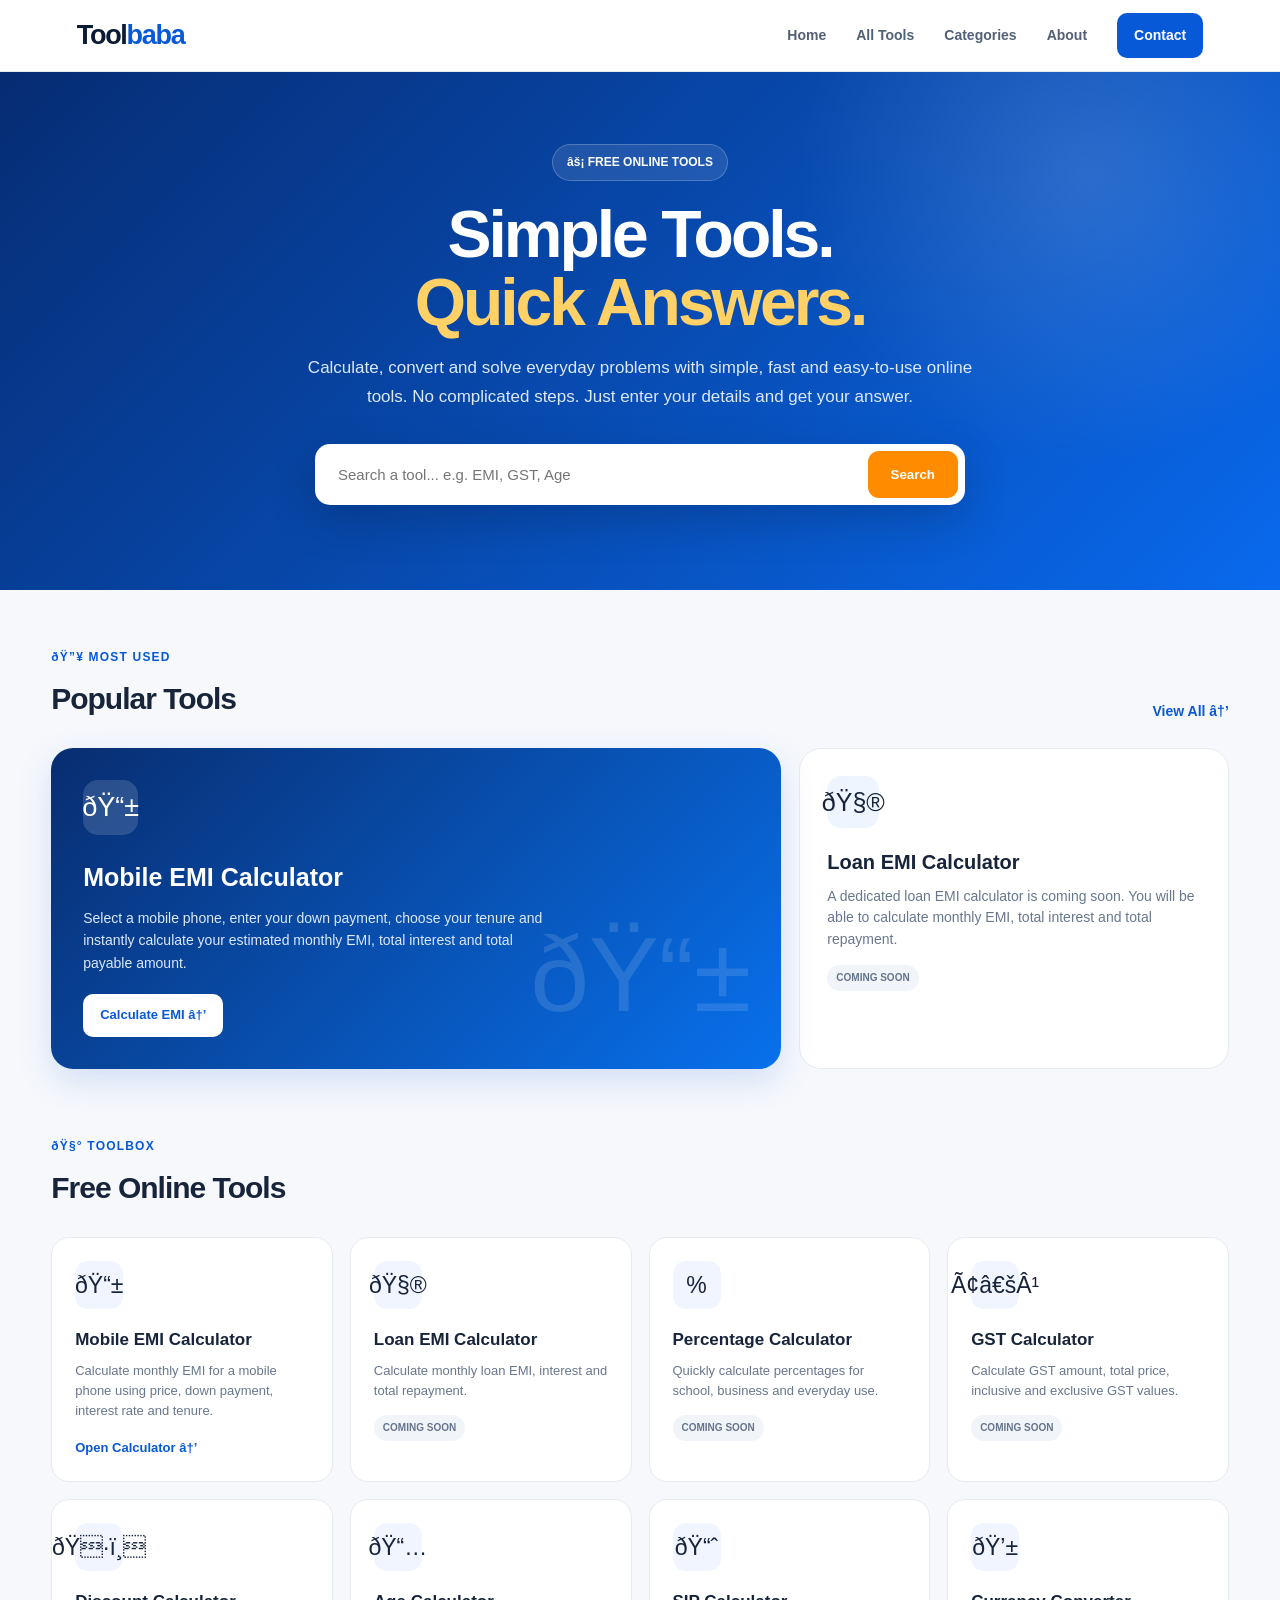
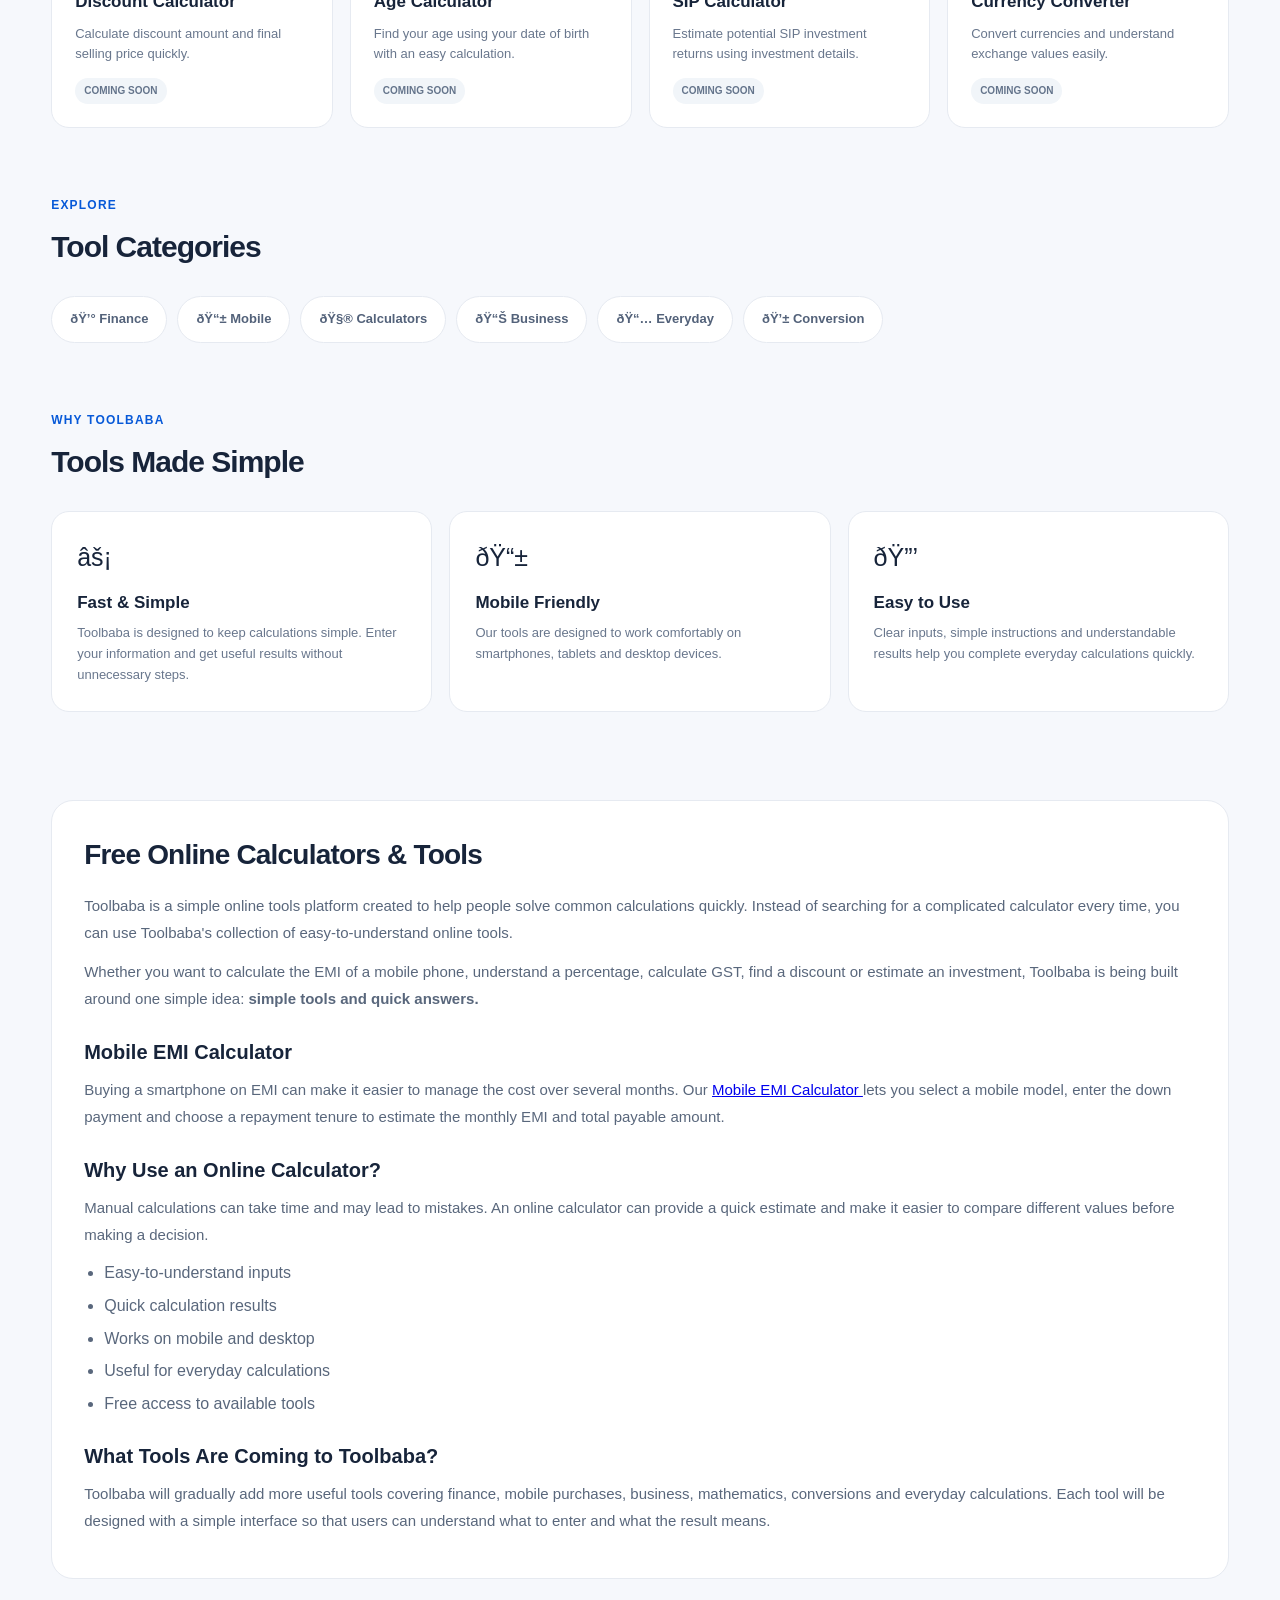
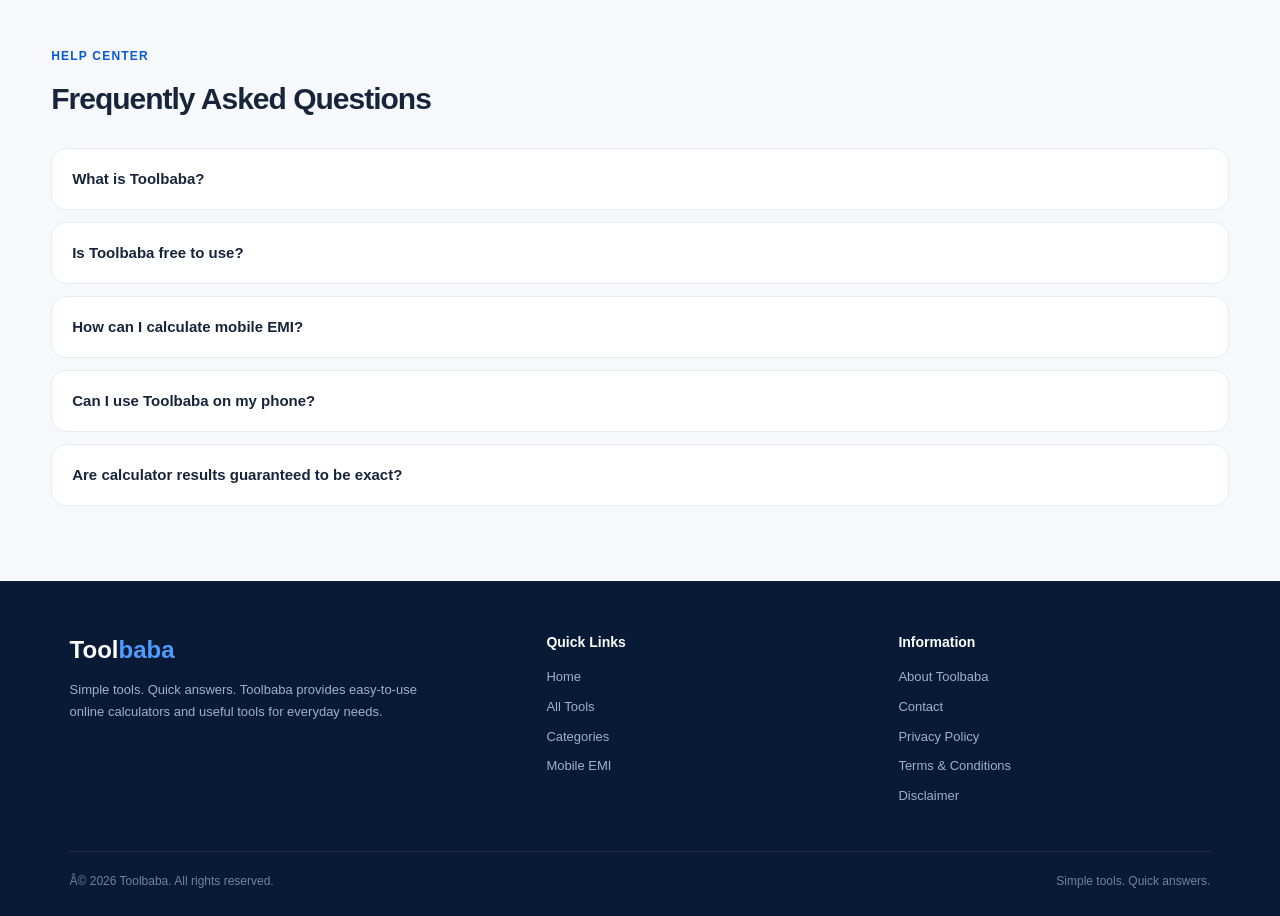
<file: index.html>
<!DOCTYPE html>
<html lang="en">
<head>

  <!-- =========================
       BASIC SEO
  ========================== -->

  <meta charset="UTF-8">

  <meta name="viewport"
        content="width=device-width, initial-scale=1.0">
<meta name="google-site-verification" content="a-BKg1MREEgGoAK5UMdSU2dNPuPwwyYd8VJcxLIWzgI" />

  <title>Toolbaba â€“ Free Online Calculators & Useful Tools</title>

<meta name="description" content="Toolbaba offers free, simple and easy-to-use online calculators and tools for EMI, finance, percentage, GST, discount, age, SIP and everyday calculations.">

<meta name="keywords" content="online tools, free calculators, EMI calculator, mobile EMI calculator, loan EMI calculator, GST calculator, percentage calculator, discount calculator, age calculator, SIP calculator, currency converter">

<meta name="author" content="Toolbaba">

<meta name="robots" content="index, follow">
<meta name="theme-color" content="#0759d8">

<link rel="canonical" href="https://toolbaba.vercel.app/">

  <!-- =========================
       OPEN GRAPH
  ========================== -->

  <meta property="og:type"
        content="website">

  <meta property="og:title"
        content="Toolbaba â€“ Free Online Calculators & Useful Tools">

  <meta property="og:description"
        content="Simple tools. Quick answers. Use free online calculators for EMI, finance, GST, percentage, discount and everyday calculations.">

  <meta property="og:url"
        content="https://toolbaba.vercel.app/">

  <meta property="og:site_name"
        content="Toolbaba">

  <meta name="twitter:card"
        content="summary">

  <meta name="twitter:title"
        content="Toolbaba â€“ Free Online Tools">

  <meta name="twitter:description"
        content="Free and easy-to-use online calculators and everyday tools from Toolbaba.">


  <!-- =========================
       STRUCTURED DATA
  ========================== -->

  <script type="application/ld+json">
  {
    "@context": "https://schema.org",
    "@type": "WebSite",
    "name": "Toolbaba",
    "url": "https://toolbaba.vercel.app/",
    "description": "Free online calculators and useful everyday tools.",
    "potentialAction": {
      "@type": "SearchAction",
      "target": "https://toolbaba.vercel.app/?q={search_term_string}",
      "query-input": "required name=search_term_string"
    }
  }
  </script>


  <script type="application/ld+json">
  {
    "@context": "https://schema.org",
    "@type": "Organization",
    "name": "Toolbaba",
    "url": "https://toolbaba.vercel.app/"
  }
  </script>


  <style>

    *{
      margin:0;
      padding:0;
      box-sizing:border-box;
    }

    :root{
      --blue:#0759d8;
      --blue-dark:#062c73;
      --dark:#0b1b35;
      --text:#17243a;
      --muted:#69778d;
      --bg:#f6f8fc;
      --white:#ffffff;
      --border:#e6eaf1;
      --orange:#ff8b00;
      --green:#16a34a;
    }

    html{
      scroll-behavior:smooth;
    }

    body{
      font-family:Inter,Arial,sans-serif;
      background:var(--bg);
      color:var(--text);
      line-height:1.6;
    }

    a{
      -webkit-tap-highlight-color:transparent;
    }


    /* =========================
       HEADER
    ========================== */

    header{
      height:72px;
      background:#fff;
      border-bottom:1px solid var(--border);
      display:flex;
      align-items:center;
      justify-content:space-between;
      padding:0 6%;
      position:sticky;
      top:0;
      z-index:1000;
    }

    .logo{
      font-size:27px;
      font-weight:900;
      letter-spacing:-1.3px;
      color:var(--dark);
      text-decoration:none;
    }

    .logo span{
      color:var(--blue);
    }

    .nav{
      display:flex;
      align-items:center;
      gap:30px;
    }

    .nav a{
      text-decoration:none;
      color:#526075;
      font-size:14px;
      font-weight:700;
      transition:.2s;
    }

    .nav a:hover{
      color:var(--blue);
    }

    .nav-btn{
      background:var(--blue)!important;
      color:#fff!important;
      padding:11px 17px;
      border-radius:10px;
    }

    .menu{
      display:none;
      width:43px;
      height:43px;
      border:1px solid var(--border);
      background:#fff;
      border-radius:10px;
      font-size:22px;
      cursor:pointer;
    }


    /* =========================
       HERO
    ========================== */

    .hero{
      background:
      radial-gradient(
        circle at 85% 20%,
        rgba(255,255,255,.14),
        transparent 25%
      ),
      linear-gradient(
        135deg,
        #062c73,
        #0969ed
      );

      padding:72px 20px 85px;
      text-align:center;
      color:#fff;
    }

    .badge{
      display:inline-flex;
      align-items:center;
      gap:7px;
      padding:8px 14px;
      border:1px solid rgba(255,255,255,.22);
      background:rgba(255,255,255,.10);
      border-radius:30px;
      font-size:12px;
      font-weight:800;
      margin-bottom:20px;
    }

    .hero h1{
      font-size:clamp(40px,6vw,66px);
      line-height:1.02;
      letter-spacing:-3px;
      margin-bottom:18px;
    }

    .hero h1 span{
      color:#ffd166;
    }

    .hero p{
      max-width:680px;
      margin:auto;
      color:#dce9ff;
      line-height:1.7;
      font-size:17px;
    }


    /* =========================
       SEARCH
    ========================== */

    .search-box{
      max-width:650px;
      margin:32px auto 0;
      background:#fff;
      padding:7px;
      border-radius:15px;
      display:flex;
      box-shadow:0 15px 45px rgba(0,0,0,.18);
    }

    .search-box input{
      flex:1;
      border:0;
      outline:0;
      padding:15px 16px;
      font-size:15px;
      color:#26344c;
      min-width:0;
    }

    .search-box button{
      border:0;
      background:var(--orange);
      color:#fff;
      padding:0 23px;
      border-radius:11px;
      font-weight:800;
      cursor:pointer;
    }


    /* =========================
       MAIN
    ========================== */

    .container{
      width:min(1180px,92%);
      margin:auto;
    }

    .section{
      padding:58px 0 10px;
    }

    .section-head{
      display:flex;
      align-items:end;
      justify-content:space-between;
      margin-bottom:25px;
    }

    .section-head small{
      display:block;
      color:var(--blue);
      font-size:12px;
      font-weight:900;
      letter-spacing:1.2px;
      margin-bottom:8px;
    }

    .section-head h2{
      font-size:30px;
      letter-spacing:-1px;
    }

    .view-all{
      text-decoration:none;
      color:var(--blue);
      font-size:14px;
      font-weight:800;
    }


    /* =========================
       FEATURED
    ========================== */

    .featured{
      display:grid;
      grid-template-columns:1.7fr 1fr;
      gap:18px;
    }

    .feature-card{
      min-height:245px;
      padding:32px;
      border-radius:22px;
      color:#fff;
      text-decoration:none;
      position:relative;
      overflow:hidden;

      background:
      linear-gradient(
        135deg,
        #082d70,
        #0871ed
      );

      box-shadow:
        0 12px 35px rgba(7,89,216,.15);

      transition:.25s;
    }

    .feature-card:hover{
      transform:translateY(-4px);
    }

    .feature-card:after{
      content:"ðŸ“±";
      position:absolute;
      right:30px;
      bottom:10px;
      font-size:105px;
      opacity:.12;
    }

    .feature-icon{
      width:55px;
      height:55px;
      display:flex;
      align-items:center;
      justify-content:center;
      background:rgba(255,255,255,.14);
      border-radius:15px;
      font-size:27px;
      margin-bottom:22px;
    }

    .feature-card h3{
      font-size:25px;
      margin-bottom:10px;
    }

    .feature-card p{
      max-width:480px;
      color:#dce9ff;
      line-height:1.6;
      font-size:14px;
    }

    .open-btn{
      display:inline-block;
      margin-top:20px;
      background:#fff;
      color:#0759d8;
      padding:11px 17px;
      border-radius:10px;
      font-size:13px;
      font-weight:900;
    }


    /* =========================
       SIDE CARD
    ========================== */

    .side-card{
      background:#fff;
      border:1px solid var(--border);
      border-radius:22px;
      padding:27px;
      text-decoration:none;
      color:var(--text);
      transition:.2s;
    }

    .side-card:hover,
    .tool-card:hover{
      transform:translateY(-4px);
      box-shadow:0 14px 35px rgba(20,40,80,.08);
    }

    .side-icon{
      width:52px;
      height:52px;
      display:flex;
      align-items:center;
      justify-content:center;
      background:#eef5ff;
      border-radius:14px;
      font-size:25px;
      margin-bottom:18px;
    }

    .side-card h3{
      font-size:20px;
      margin-bottom:8px;
    }

    .side-card p{
      color:var(--muted);
      line-height:1.55;
      font-size:14px;
    }


    /* =========================
       TOOLS
    ========================== */

    .tools-grid{
      display:grid;
      grid-template-columns:repeat(4,1fr);
      gap:17px;
    }

    .tool-card{
      background:#fff;
      border:1px solid var(--border);
      border-radius:18px;
      padding:23px;
      text-decoration:none;
      color:var(--text);
      transition:.2s;
    }

    .tool-icon{
      width:48px;
      height:48px;
      display:flex;
      align-items:center;
      justify-content:center;
      background:#f0f5ff;
      border-radius:13px;
      font-size:23px;
      margin-bottom:17px;
    }

    .tool-card h3{
      font-size:17px;
      margin-bottom:8px;
    }

    .tool-card p{
      color:var(--muted);
      font-size:13px;
      line-height:1.55;
    }

    .tool-arrow{
      display:block;
      margin-top:16px;
      color:var(--blue);
      font-size:13px;
      font-weight:900;
    }

    .coming{
      display:inline-block;
      margin-top:14px;
      padding:5px 9px;
      border-radius:20px;
      background:#f1f5f9;
      color:#64748b;
      font-size:10px;
      font-weight:800;
    }


    /* =========================
       CATEGORIES
    ========================== */

    .categories{
      display:flex;
      gap:10px;
      flex-wrap:wrap;
    }

    .category{
      background:#fff;
      border:1px solid var(--border);
      border-radius:30px;
      padding:12px 18px;
      color:#53627a;
      font-size:13px;
      font-weight:800;
    }


    /* =========================
       SEO CONTENT
    ========================== */

    .content-box{
      background:#fff;
      border:1px solid var(--border);
      border-radius:22px;
      padding:32px;
      margin-top:20px;
    }

    .content-box h2{
      font-size:28px;
      margin-bottom:15px;
      letter-spacing:-.8px;
    }

    .content-box h3{
      font-size:20px;
      margin-top:24px;
      margin-bottom:8px;
    }

    .content-box p{
      color:#59677c;
      font-size:15px;
      line-height:1.8;
      margin-bottom:12px;
    }

    .content-box ul{
      margin:10px 0 10px 20px;
      color:#59677c;
    }

    .content-box li{
      margin-bottom:7px;
    }


    /* =========================
       WHY TOOLBABA
    ========================== */

    .benefits{
      display:grid;
      grid-template-columns:repeat(3,1fr);
      gap:17px;
    }

    .benefit{
      background:#fff;
      border:1px solid var(--border);
      border-radius:18px;
      padding:25px;
    }

    .benefit-icon{
      font-size:25px;
      margin-bottom:12px;
    }

    .benefit h3{
      font-size:17px;
      margin-bottom:7px;
    }

    .benefit p{
      color:var(--muted);
      font-size:13px;
      line-height:1.6;
    }


    /* =========================
       FAQ
    ========================== */

    .faq-list{
      display:grid;
      gap:12px;
    }

    .faq-item{
      background:#fff;
      border:1px solid var(--border);
      border-radius:15px;
      overflow:hidden;
    }

    .faq-item summary{
      cursor:pointer;
      padding:18px 20px;
      font-weight:800;
      font-size:15px;
      list-style:none;
    }

    .faq-item summary::-webkit-details-marker{
      display:none;
    }

    .faq-item p{
      padding:0 20px 20px;
      color:var(--muted);
      font-size:14px;
      line-height:1.7;
    }


    /* =========================
       FOOTER
    ========================== */

    footer{
      margin-top:65px;
      background:#081a35;
      color:#9eb0ca;
      padding:50px 20px 25px;
    }

    .footer-container{
      width:min(1180px,92%);
      margin:auto;
      display:grid;
      grid-template-columns:1.4fr 1fr 1fr;
      gap:40px;
      text-align:left;
    }

    .footer-logo{
      color:#fff;
      font-size:24px;
      font-weight:900;
      margin-bottom:10px;
    }

    .footer-logo span{
      color:#4f9cff;
    }

    .footer-about{
      font-size:13px;
      line-height:1.7;
      max-width:360px;
    }

    .footer-column h3{
      color:#fff;
      font-size:14px;
      margin-bottom:14px;
    }

    .footer-column a{
      display:block;
      color:#9eb0ca;
      text-decoration:none;
      font-size:13px;
      margin-bottom:9px;
    }

    .footer-column a:hover{
      color:#fff;
    }

    .footer-bottom{
      width:min(1180px,92%);
      margin:35px auto 0;
      padding-top:20px;
      border-top:1px solid rgba(255,255,255,.09);
      display:flex;
      justify-content:space-between;
      gap:20px;
      font-size:12px;
      color:#71849f;
    }


    /* =========================
       MOBILE
    ========================== */

    @media(max-width:850px){

      header{
        padding:0 20px;
      }

      .menu{
        display:block;
      }

      .nav{
        display:none;
        position:absolute;
        top:72px;
        left:0;
        width:100%;
        background:#fff;
        padding:20px;
        flex-direction:column;
        align-items:stretch;
        gap:4px;
        border-bottom:1px solid var(--border);
      }

      .nav.active{
        display:flex;
      }

      .nav a{
        padding:14px;
        border-radius:9px;
      }

      .nav-btn{
        text-align:center;
        margin-top:5px;
      }

      .hero{
        padding:55px 18px 65px;
      }

      .hero h1{
        font-size:43px;
        letter-spacing:-2px;
      }

      .hero p{
        font-size:15px;
      }

      .search-box{
        margin-top:25px;
      }

      .search-box button{
        padding:0 16px;
      }

      .featured{
        grid-template-columns:1fr;
      }

      .tools-grid{
        grid-template-columns:repeat(2,1fr);
      }

      .benefits{
        grid-template-columns:1fr;
      }

      .footer-container{
        grid-template-columns:1fr 1fr;
      }

      .footer-about{
        grid-column:1/-1;
      }

      .footer-bottom{
        flex-direction:column;
      }

      .section-head h2{
        font-size:26px;
      }
    }


    @media(max-width:480px){

      .tools-grid{
        grid-template-columns:1fr 1fr;
        gap:12px;
      }

      .tool-card{
        padding:18px 15px;
      }

      .tool-card h3{
        font-size:15px;
      }

      .tool-card p{
        font-size:12px;
      }

      .feature-card{
        padding:25px;
      }

      .side-card{
        padding:22px;
      }

      .content-box{
        padding:22px;
      }

      .content-box h2{
        font-size:23px;
      }

      .section{
        padding-top:45px;
      }

      .footer-container{
        grid-template-columns:1fr;
      }

      .footer-about{
        grid-column:auto;
      }
    }

  </style>

</head>


<body>


  <!-- =========================
       HEADER
  ========================== -->

  <header>

    <a href="index.html"
       class="logo"
       aria-label="Toolbaba Home">
      Tool<span>baba</span>
    </a>

    <button
      class="menu"
      aria-label="Open navigation menu"
      onclick="toggleMenu()">
      â˜°
    </button>

    <nav class="nav" id="nav">

      <a href="index.html">
        Home
      </a>

      <a href="#tools">
        All Tools
      </a>

      <a href="#categories">
        Categories
      </a>

      <a href="about.html">
        About
      </a>

      <a href="contact.html"
         class="nav-btn">
        Contact
      </a>

    </nav>

  </header>



  <!-- =========================
       HERO
  ========================== -->

  <section class="hero">

    <div class="badge">
      âš¡ FREE ONLINE TOOLS
    </div>

    <h1>
      Simple Tools.
      <br>
      <span>Quick Answers.</span>
    </h1>

    <p>
      Calculate, convert and solve everyday problems
      with simple, fast and easy-to-use online tools.
      No complicated steps. Just enter your details
      and get your answer.
    </p>


    <div class="search-box">

      <input
        type="search"
        id="searchInput"
        placeholder="Search a tool... e.g. EMI, GST, Age"
        onkeyup="searchTools()"
        aria-label="Search Toolbaba tools"
        autocomplete="off"
        inputmode="search">

      <button
        type="button"
        onclick="focusSearch()">
        Search
      </button>

    </div>

  </section>



  <!-- =========================
       MAIN
  ========================== -->

  <main class="container">


    <!-- =========================
         POPULAR TOOLS
    ========================== -->

    <section class="section">

      <div class="section-head">

        <div>
          <small>ðŸ”¥ MOST USED</small>
          <h2>Popular Tools</h2>
        </div>

        <a href="#tools"
           class="view-all">
          View All â†’
        </a>

      </div>


      <div class="featured">


        <!-- MOBILE EMI -->

        <a href="mobile-emi.html"
           class="feature-card"
           aria-label="Open Mobile EMI Calculator">

          <div class="feature-icon">
            ðŸ“±
          </div>

          <h3>
            Mobile EMI Calculator
          </h3>

          <p>
            Select a mobile phone, enter your down payment,
            choose your tenure and instantly calculate
            your estimated monthly EMI, total interest
            and total payable amount.
          </p>

          <span class="open-btn">
            Calculate EMI â†’
          </span>

        </a>


        <!-- LOAN EMI -->

        <div class="side-card">

          <div class="side-icon">
            ðŸ§®
          </div>

          <h3>
            Loan EMI Calculator
          </h3>

          <p>
            A dedicated loan EMI calculator is coming soon.
            You will be able to calculate monthly EMI,
            total interest and total repayment.
          </p>

          <span class="coming">
            COMING SOON
          </span>

        </div>

      </div>

    </section>



    <!-- =========================
         ALL TOOLS
    ========================== -->

    <section class="section"
             id="tools">

      <div class="section-head">

        <div>
          <small>ðŸ§° TOOLBOX</small>
          <h2>Free Online Tools</h2>
        </div>

      </div>


      <div class="tools-grid"
           id="toolGrid">


        <!-- MOBILE EMI -->

        <a href="mobile-emi.html"
           class="tool-card">

          <div class="tool-icon">
            ðŸ“±
          </div>

          <h3>
            Mobile EMI Calculator
          </h3>

          <p>
            Calculate monthly EMI for a mobile phone
            using price, down payment, interest rate
            and tenure.
          </p>

          <span class="tool-arrow">
            Open Calculator â†’
          </span>

        </a>


        <!-- LOAN EMI -->

        <div class="tool-card">

          <div class="tool-icon">
            ðŸ§®
          </div>

          <h3>
            Loan EMI Calculator
          </h3>

          <p>
            Calculate monthly loan EMI, interest
            and total repayment.
          </p>

          <span class="coming">
            COMING SOON
          </span>

        </div>


        <!-- PERCENTAGE -->

        <div class="tool-card">

          <div class="tool-icon">
            %
          </div>

          <h3>
            Percentage Calculator
          </h3>

          <p>
            Quickly calculate percentages for
            school, business and everyday use.
          </p>

          <span class="coming">
            COMING SOON
          </span>

        </div>


        <!-- GST -->

        <div class="tool-card">

          <div class="tool-icon">
            Ã¢â€šÂ¹
          </div>

          <h3>
            GST Calculator
          </h3>

          <p>
            Calculate GST amount, total price,
            inclusive and exclusive GST values.
          </p>

          <span class="coming">
            COMING SOON
          </span>

        </div>


        <!-- DISCOUNT -->

        <div class="tool-card">

          <div class="tool-icon">
            ðŸ·ï¸
          </div>

          <h3>
            Discount Calculator
          </h3>

          <p>
            Calculate discount amount and final
            selling price quickly.
          </p>

          <span class="coming">
            COMING SOON
          </span>

        </div>


        <!-- AGE -->

        <div class="tool-card">

          <div class="tool-icon">
            ðŸ“…
          </div>

          <h3>
            Age Calculator
          </h3>

          <p>
            Find your age using your date of birth
            with an easy calculation.
          </p>

          <span class="coming">
            COMING SOON
          </span>

        </div>


        <!-- SIP -->

        <div class="tool-card">

          <div class="tool-icon">
            ðŸ“ˆ
          </div>

          <h3>
            SIP Calculator
          </h3>

          <p>
            Estimate potential SIP investment
            returns using investment details.
          </p>

          <span class="coming">
            COMING SOON
          </span>

        </div>


        <!-- CURRENCY -->

        <div class="tool-card">

          <div class="tool-icon">
            ðŸ’±
          </div>

          <h3>
            Currency Converter
          </h3>

          <p>
            Convert currencies and understand
            exchange values easily.
          </p>

          <span class="coming">
            COMING SOON
          </span>

        </div>

      </div>

    </section>



    <!-- =========================
         CATEGORIES
    ========================== -->

    <section class="section"
             id="categories">

      <div class="section-head">

        <div>
          <small>EXPLORE</small>
          <h2>Tool Categories</h2>
        </div>

      </div>


      <div class="categories">

        <span class="category">
          ðŸ’° Finance
        </span>

        <span class="category">
          ðŸ“± Mobile
        </span>

        <span class="category">
          ðŸ§® Calculators
        </span>

        <span class="category">
          ðŸ“Š Business
        </span>

        <span class="category">
          ðŸ“… Everyday
        </span>

        <span class="category">
          ðŸ’± Conversion
        </span>

      </div>

    </section>



    <!-- =========================
         WHY TOOLBABA
    ========================== -->

    <section class="section">

      <div class="section-head">

        <div>
          <small>WHY TOOLBABA</small>
          <h2>Tools Made Simple</h2>
        </div>

      </div>


      <div class="benefits">


        <div class="benefit">

          <div class="benefit-icon">
            âš¡
          </div>

          <h3>
            Fast & Simple
          </h3>

          <p>
            Toolbaba is designed to keep calculations
            simple. Enter your information and get
            useful results without unnecessary steps.
          </p>

        </div>


        <div class="benefit">

          <div class="benefit-icon">
            ðŸ“±
          </div>

          <h3>
            Mobile Friendly
          </h3>

          <p>
            Our tools are designed to work comfortably
            on smartphones, tablets and desktop devices.
          </p>

        </div>


        <div class="benefit">

          <div class="benefit-icon">
            ðŸ”’
          </div>

          <h3>
            Easy to Use
          </h3>

          <p>
            Clear inputs, simple instructions and
            understandable results help you complete
            everyday calculations quickly.
          </p>

        </div>

      </div>

    </section>



    <!-- =========================
         SEO CONTENT
    ========================== -->

    <section class="section">

      <article class="content-box">

        <h2>
          Free Online Calculators & Tools
        </h2>

        <p>
          Toolbaba is a simple online tools platform
          created to help people solve common calculations
          quickly. Instead of searching for a complicated
          calculator every time, you can use Toolbaba's
          collection of easy-to-understand online tools.
        </p>

        <p>
          Whether you want to calculate the EMI of a mobile
          phone, understand a percentage, calculate GST,
          find a discount or estimate an investment,
          Toolbaba is being built around one simple idea:
          <strong>simple tools and quick answers.</strong>
        </p>


        <h3>
          Mobile EMI Calculator
        </h3>

        <p>
          Buying a smartphone on EMI can make it easier to
          manage the cost over several months. Our
          <a href="mobile-emi.html">
            Mobile EMI Calculator
          </a>
          lets you select a mobile model, enter the
          down payment and choose a repayment tenure to
          estimate the monthly EMI and total payable amount.
        </p>


        <h3>
          Why Use an Online Calculator?
        </h3>

        <p>
          Manual calculations can take time and may lead
          to mistakes. An online calculator can provide
          a quick estimate and make it easier to compare
          different values before making a decision.
        </p>

        <ul>

          <li>
            Easy-to-understand inputs
          </li>

          <li>
            Quick calculation results
          </li>

          <li>
            Works on mobile and desktop
          </li>

          <li>
            Useful for everyday calculations
          </li>

          <li>
            Free access to available tools
          </li>

        </ul>


        <h3>
          What Tools Are Coming to Toolbaba?
        </h3>

        <p>
          Toolbaba will gradually add more useful tools
          covering finance, mobile purchases, business,
          mathematics, conversions and everyday calculations.
          Each tool will be designed with a simple interface
          so that users can understand what to enter and
          what the result means.
        </p>

      </article>

    </section>



    <!-- =========================
         FAQ
    ========================== -->

    <section class="section">

      <div class="section-head">

        <div>
          <small>HELP CENTER</small>
          <h2>Frequently Asked Questions</h2>
        </div>

      </div>


      <div class="faq-list">


        <details class="faq-item">

          <summary>
            What is Toolbaba?
          </summary>

          <p>
            Toolbaba is an online tools platform providing
            simple calculators and useful tools for finance,
            mobile purchases, mathematics, business and
            everyday calculations.
          </p>

        </details>


        <details class="faq-item">

          <summary>
            Is Toolbaba free to use?
          </summary>

          <p>
            Yes. Toolbaba is designed to provide free and
            easy-to-use online tools. Some future features
            may be expanded as the platform grows.
          </p>

        </details>


        <details class="faq-item">

          <summary>
            How can I calculate mobile EMI?
          </summary>

          <p>
            Open the Mobile EMI Calculator, select your
            mobile or product, enter the required price
            and down payment information, choose the tenure
            and calculate the estimated EMI.
          </p>

        </details>


        <details class="faq-item">

          <summary>
            Can I use Toolbaba on my phone?
          </summary>

          <p>
            Yes. Toolbaba is designed with a responsive
            interface so the available tools can be used
            on smartphones, tablets and desktop computers.
          </p>

        </details>


        <details class="faq-item">

          <summary>
            Are calculator results guaranteed to be exact?
          </summary>

          <p>
            Calculator results are intended for estimates
            and informational purposes. Actual values may
            differ depending on the lender, financial
            institution, product pricing, taxes, fees,
            interest rates or other applicable conditions.
          </p>

        </details>


      </div>

    </section>


  </main>



  <!-- =========================
       FOOTER
  ========================== -->

  <footer>

    <div class="footer-container">


      <div>

        <div class="footer-logo">
          Tool<span>baba</span>
        </div>

        <p class="footer-about">
          Simple tools. Quick answers.
          Toolbaba provides easy-to-use online
          calculators and useful tools for everyday needs.
        </p>

      </div>


      <div class="footer-column">

        <h3>
          Quick Links
        </h3>

        <a href="index.html">
          Home
        </a>

        <a href="#tools">
          All Tools
        </a>

        <a href="#categories">
          Categories
        </a>

        <a href="mobile-emi.html">
          Mobile EMI
        </a>

      </div>


      <div class="footer-column">

        <h3>
          Information
        </h3>

        <a href="about.html">
          About Toolbaba
        </a>

        <a href="contact.html">
          Contact
        </a>

        <a href="privacy-policy.html">
          Privacy Policy
        </a>

        <a href="terms.html">
          Terms & Conditions
        </a>

        <a href="disclaimer.html">
          Disclaimer
        </a>

      </div>

    </div>


    <div class="footer-bottom">

      <div>
        Â© 2026 Toolbaba. All rights reserved.
      </div>

      <div>
        Simple tools. Quick answers.
      </div>

    </div>

  </footer>



  <!-- =========================
       JAVASCRIPT
  ========================== -->

  <script>


    /* =========================
       MOBILE MENU
    ========================== */

    function toggleMenu(){

      document
        .getElementById("nav")
        .classList
        .toggle("active");

    }


    /* =========================
       SEARCH
    ========================== */

    function searchTools(){

      const input =
        document
        .getElementById("searchInput")
        .value
        .toLowerCase()
        .trim();


      const cards =
        document.querySelectorAll(".tool-card");


      cards.forEach(function(card){

        const text =
          card.innerText.toLowerCase();


        if(text.includes(input)){

          card.style.display = "";

        }else{

          card.style.display = "none";

        }

      });

    }


    /* =========================
       SEARCH BUTTON
    ========================== */

    function focusSearch(){

      const input =
        document.getElementById("searchInput");

      input.focus();

      if(input.value.trim() !== ""){

        searchTools();

        document
          .getElementById("tools")
          .scrollIntoView({
            behavior:"smooth"
          });

      }

    }


    /* =========================
       CLOSE MOBILE MENU
       AFTER CLICK
    ========================== */

    document
      .querySelectorAll(".nav a")
      .forEach(function(link){

        link.addEventListener("click", function(){

          document
            .getElementById("nav")
            .classList
            .remove("active");

        });

      });


  </script>


</body>
</html>
</file>
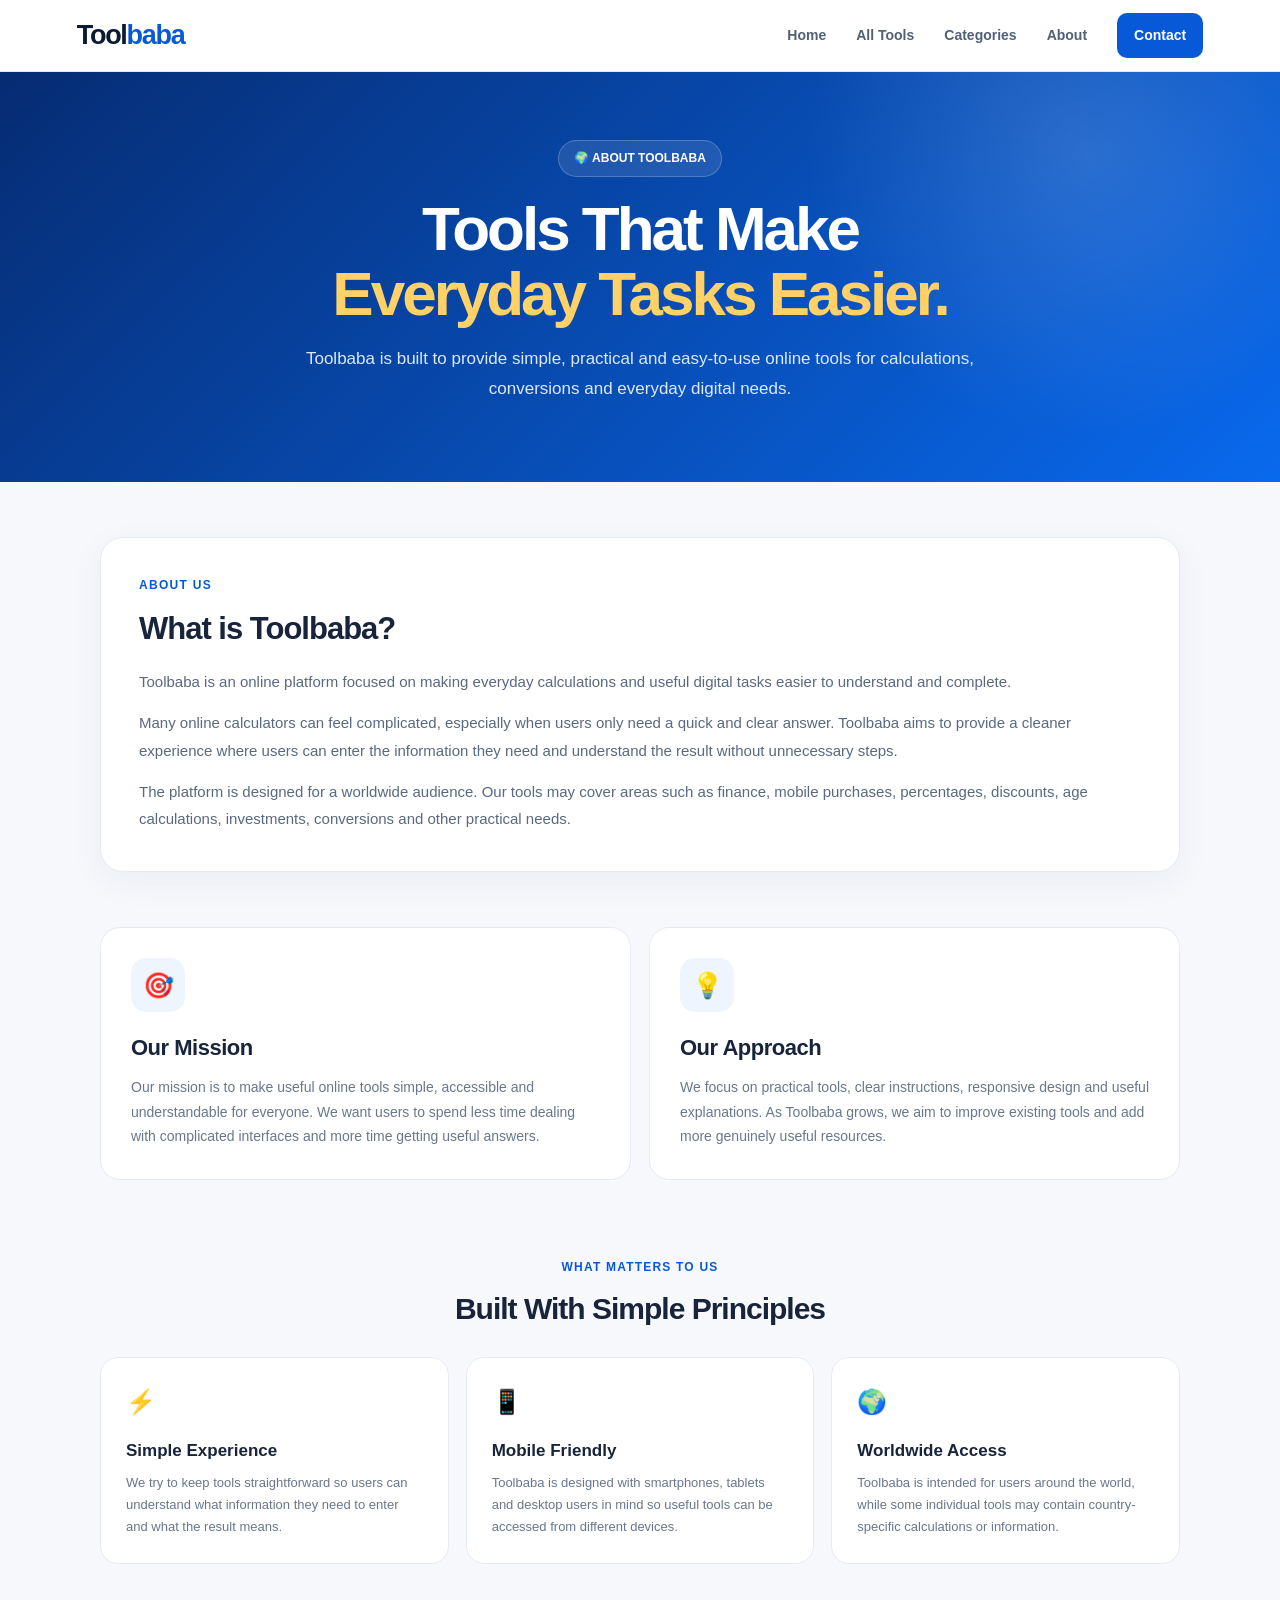
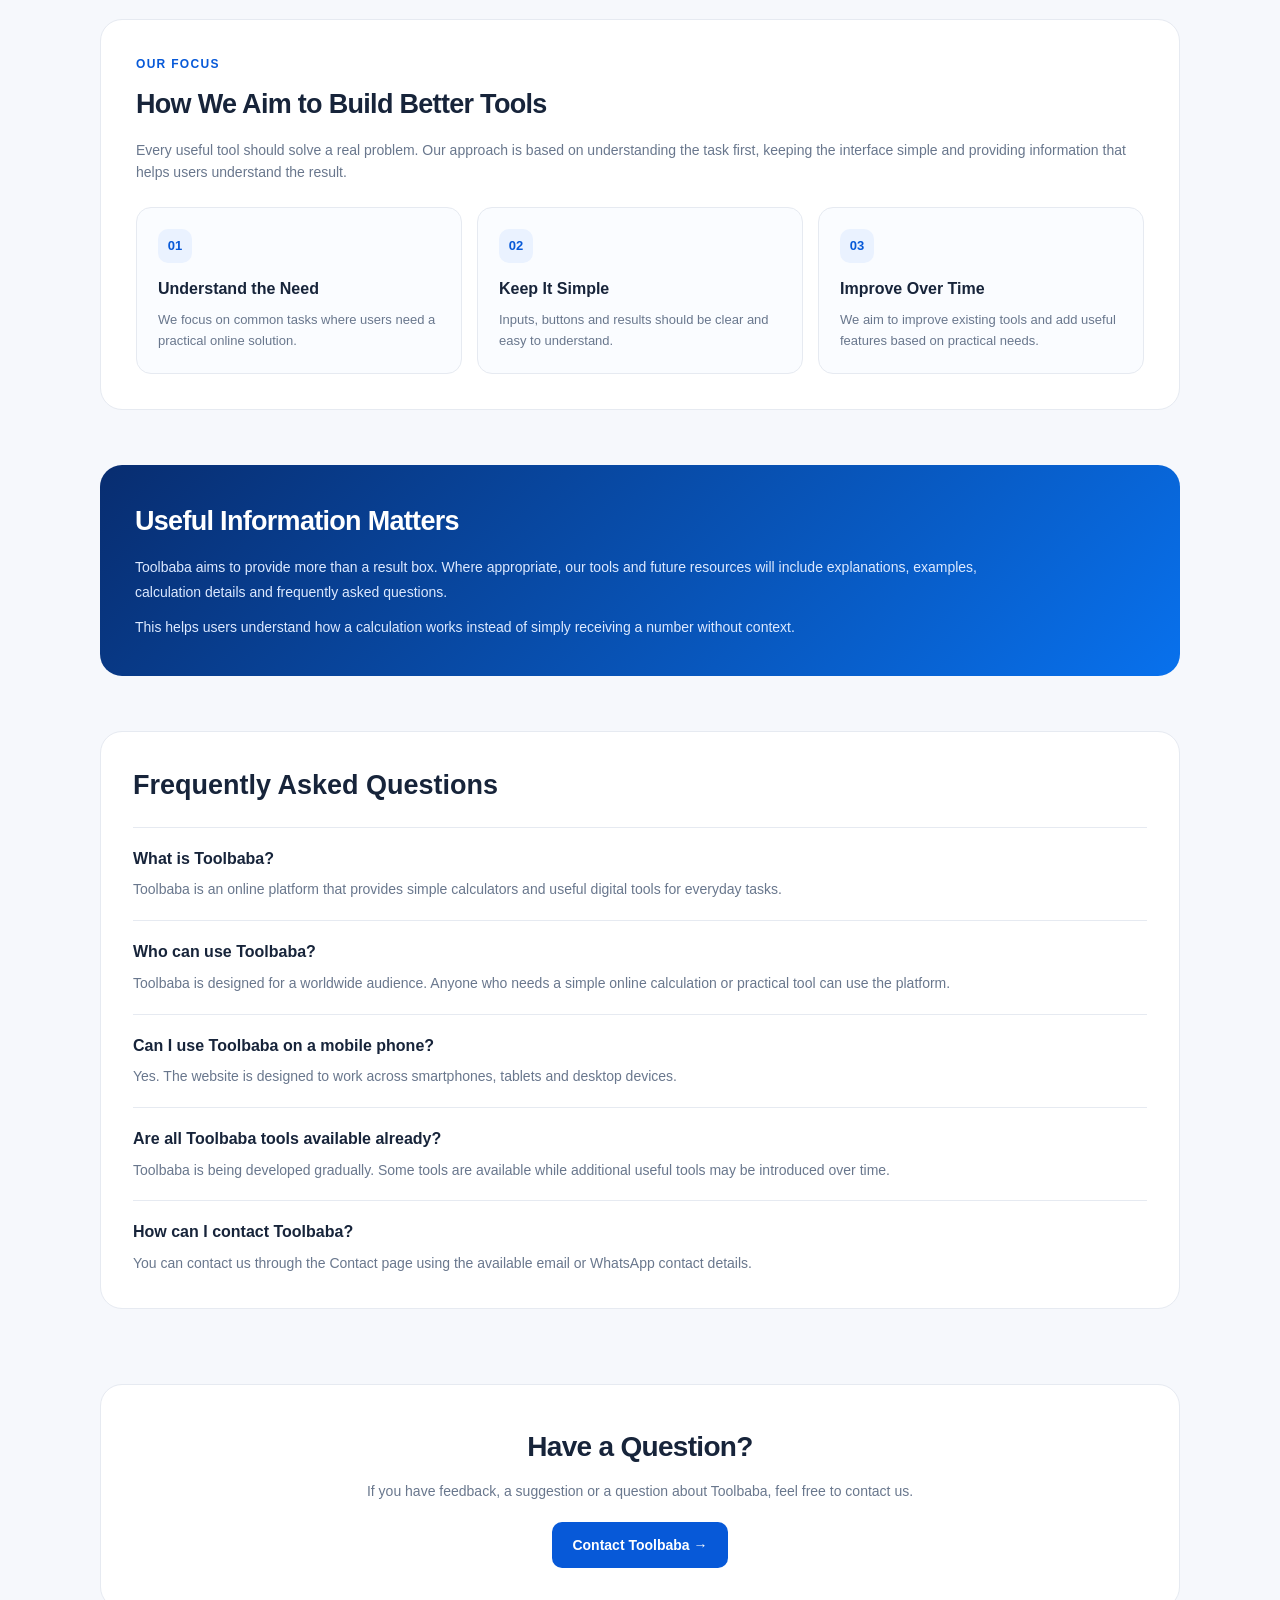
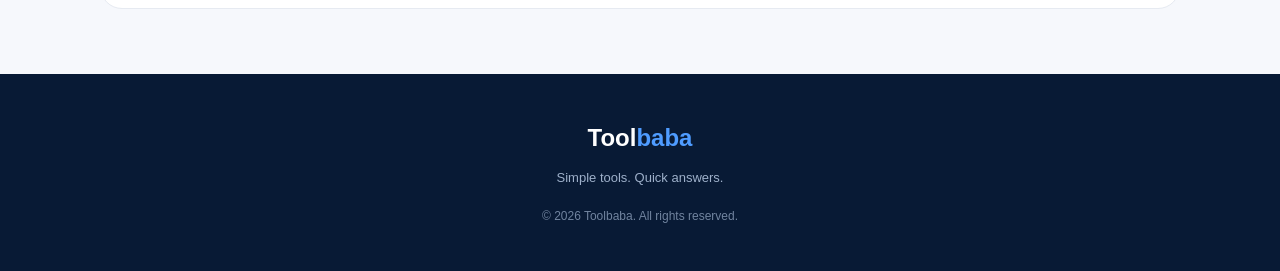
<file: about.html>
<!DOCTYPE html>
<html lang="en">
<head>

<meta charset="UTF-8">
<meta name="viewport" content="width=device-width, initial-scale=1.0">

<title>About Toolbaba | Simple Online Tools & Calculators</title>

<meta name="description" content="Learn about Toolbaba, a simple online tools platform created to make everyday calculations, conversions and useful digital tasks easier.">

<meta name="keywords" content="about Toolbaba, online tools, free calculators, useful online calculators, Toolbaba">

<meta name="author" content="Toolbaba">
<meta name="robots" content="index, follow">

<link rel="canonical" href="https://toolbaba.vercel.app/about.html">

<meta property="og:title" content="About Toolbaba | Simple Online Tools">
<meta property="og:description" content="Learn about Toolbaba and our goal of making useful online tools simple and accessible.">
<meta property="og:type" content="website">
<meta property="og:url" content="https://toolbaba.vercel.app/about.html">

<style>

/* =========================
   RESET
========================= */

*{
  margin:0;
  padding:0;
  box-sizing:border-box;
}

:root{
  --blue:#0759d8;
  --dark:#0b1b35;
  --text:#17243a;
  --muted:#69778d;
  --bg:#f6f8fc;
  --border:#e6eaf1;
  --orange:#ff8b00;
}

body{
  font-family:Inter,Arial,sans-serif;
  background:var(--bg);
  color:var(--text);
  line-height:1.6;
}


/* =========================
   HEADER
   SAME DESIGN
========================= */

header{
  height:72px;
  background:#fff;
  border-bottom:1px solid var(--border);
  display:flex;
  align-items:center;
  justify-content:space-between;
  padding:0 6%;
  position:sticky;
  top:0;
  z-index:1000;
}

.logo{
  font-size:27px;
  font-weight:900;
  letter-spacing:-1.3px;
  color:var(--dark);
}

.logo span{
  color:var(--blue);
}

.logo-link{
  text-decoration:none;
}

.nav{
  display:flex;
  align-items:center;
  gap:30px;
}

.nav a{
  text-decoration:none;
  color:#526075;
  font-size:14px;
  font-weight:700;
}

.nav a:hover{
  color:var(--blue);
}

.nav-btn{
  background:var(--blue)!important;
  color:#fff!important;
  padding:11px 17px;
  border-radius:10px;
}

.menu{
  display:none;
  width:43px;
  height:43px;
  border:1px solid var(--border);
  background:#fff;
  border-radius:10px;
  font-size:22px;
}


/* =========================
   ABOUT HERO
========================= */

.about-hero{
  background:
  radial-gradient(
    circle at 85% 20%,
    rgba(255,255,255,.14),
    transparent 25%
  ),
  linear-gradient(135deg,#062c73,#0969ed);

  padding:68px 20px 78px;
  color:#fff;
  text-align:center;
}

.about-badge{
  display:inline-flex;
  align-items:center;
  gap:7px;
  padding:8px 15px;
  border:1px solid rgba(255,255,255,.22);
  background:rgba(255,255,255,.10);
  border-radius:30px;
  font-size:12px;
  font-weight:800;
  margin-bottom:20px;
}

.about-hero h1{
  font-size:clamp(40px,6vw,62px);
  line-height:1.04;
  letter-spacing:-3px;
  margin-bottom:18px;
}

.about-hero h1 span{
  color:#ffd166;
}

.about-hero p{
  max-width:690px;
  margin:auto;
  color:#dce9ff;
  font-size:17px;
  line-height:1.75;
}


/* =========================
   MAIN
========================= */

.container{
  width:min(1080px,92%);
  margin:auto;
}

.section{
  padding:55px 0 0;
}


/* =========================
   INTRO CARD
========================= */

.intro-card{
  background:#fff;
  border:1px solid var(--border);
  border-radius:23px;
  padding:38px;
  box-shadow:0 10px 35px rgba(20,40,80,.05);
}

.section-label{
  color:var(--blue);
  font-size:12px;
  font-weight:900;
  letter-spacing:1.3px;
  margin-bottom:9px;
}

.intro-card h2{
  font-size:31px;
  letter-spacing:-1px;
  margin-bottom:15px;
}

.intro-card p{
  color:#596980;
  font-size:15px;
  line-height:1.85;
  margin-bottom:13px;
}

.intro-card p:last-child{
  margin-bottom:0;
}


/* =========================
   MISSION GRID
========================= */

.grid{
  display:grid;
  grid-template-columns:1fr 1fr;
  gap:18px;
}

.info-card{
  background:#fff;
  border:1px solid var(--border);
  border-radius:20px;
  padding:30px;
  transition:.2s;
}

.info-card:hover{
  transform:translateY(-4px);
  box-shadow:0 14px 35px rgba(20,40,80,.08);
}

.info-icon{
  width:54px;
  height:54px;
  display:flex;
  align-items:center;
  justify-content:center;
  background:#eef5ff;
  border-radius:15px;
  font-size:25px;
  margin-bottom:18px;
}

.info-card h2{
  font-size:22px;
  margin-bottom:10px;
  letter-spacing:-.5px;
}

.info-card p{
  color:var(--muted);
  font-size:14px;
  line-height:1.75;
}


/* =========================
   VALUES
========================= */

.values-section{
  margin-top:18px;
}

.values-title{
  text-align:center;
  margin-bottom:24px;
}

.values-title small{
  color:var(--blue);
  font-size:12px;
  font-weight:900;
  letter-spacing:1.2px;
}

.values-title h2{
  font-size:30px;
  margin-top:7px;
  letter-spacing:-1px;
}

.values{
  display:grid;
  grid-template-columns:repeat(3,1fr);
  gap:17px;
}

.value{
  background:#fff;
  border:1px solid var(--border);
  border-radius:18px;
  padding:25px;
}

.value-icon{
  font-size:24px;
  margin-bottom:15px;
}

.value h3{
  font-size:17px;
  margin-bottom:8px;
}

.value p{
  color:var(--muted);
  font-size:13px;
  line-height:1.7;
}


/* =========================
   HOW WE BUILD
========================= */

.process{
  background:#fff;
  border:1px solid var(--border);
  border-radius:22px;
  padding:35px;
}

.process h2{
  font-size:27px;
  margin-bottom:12px;
  letter-spacing:-.7px;
}

.process-intro{
  color:var(--muted);
  font-size:14px;
  margin-bottom:24px;
}

.steps{
  display:grid;
  grid-template-columns:repeat(3,1fr);
  gap:15px;
}

.step{
  border:1px solid var(--border);
  border-radius:15px;
  padding:21px;
  background:#fafcff;
}

.step-number{
  width:34px;
  height:34px;
  border-radius:10px;
  background:#eaf2ff;
  color:var(--blue);
  display:flex;
  align-items:center;
  justify-content:center;
  font-weight:900;
  font-size:13px;
  margin-bottom:13px;
}

.step h3{
  font-size:16px;
  margin-bottom:7px;
}

.step p{
  color:var(--muted);
  font-size:13px;
  line-height:1.65;
}


/* =========================
   TRANSPARENCY
========================= */

.trust{
  background:linear-gradient(135deg,#082d70,#0871ed);
  border-radius:22px;
  padding:35px;
  color:#fff;
}

.trust h2{
  font-size:27px;
  margin-bottom:12px;
  letter-spacing:-.7px;
}

.trust p{
  color:#dce9ff;
  max-width:850px;
  font-size:14px;
  line-height:1.8;
  margin-bottom:10px;
}

.trust p:last-child{
  margin-bottom:0;
}


/* =========================
   FAQ
========================= */

.faq-wrap{
  background:#fff;
  border:1px solid var(--border);
  border-radius:22px;
  padding:32px;
}

.faq-wrap h2{
  font-size:27px;
  margin-bottom:20px;
}

.faq{
  border-top:1px solid var(--border);
  padding:18px 0;
}

.faq:last-child{
  padding-bottom:0;
}

.faq h3{
  font-size:16px;
  margin-bottom:7px;
}

.faq p{
  color:var(--muted);
  font-size:14px;
  line-height:1.7;
}


/* =========================
   CONTACT CTA
========================= */

.cta{
  margin-top:20px;
  text-align:center;
  padding:40px 25px;
  background:#fff;
  border:1px solid var(--border);
  border-radius:22px;
}

.cta h2{
  font-size:28px;
  letter-spacing:-.7px;
  margin-bottom:10px;
}

.cta p{
  color:var(--muted);
  font-size:14px;
  margin-bottom:20px;
}

.cta-btn{
  display:inline-block;
  background:var(--blue);
  color:#fff;
  text-decoration:none;
  padding:12px 20px;
  border-radius:10px;
  font-size:14px;
  font-weight:800;
}

.cta-btn:hover{
  opacity:.92;
}


/* =========================
   FOOTER
   SAME DESIGN
========================= */

footer{
  margin-top:65px;
  background:#081a35;
  color:#9eb0ca;
  padding:45px 20px;
  text-align:center;
}

.footer-logo{
  color:#fff;
  font-size:24px;
  font-weight:900;
  margin-bottom:10px;
}

.footer-logo span{
  color:#4f9cff;
}

footer p{
  font-size:13px;
  margin-bottom:18px;
}

.copyright{
  font-size:12px;
  color:#71849f;
}


/* =========================
   MOBILE
========================= */

@media(max-width:850px){

  header{
    padding:0 20px;
  }

  .menu{
    display:block;
    cursor:pointer;
  }

  .nav{
    display:none;
    position:absolute;
    top:72px;
    left:0;
    width:100%;
    background:#fff;
    padding:20px;
    flex-direction:column;
    align-items:stretch;
    gap:4px;
    border-bottom:1px solid var(--border);
  }

  .nav.active{
    display:flex;
  }

  .nav a{
    padding:14px;
    border-radius:9px;
  }

  .nav-btn{
    text-align:center;
    margin-top:5px;
  }

  .about-hero{
    padding:54px 18px 63px;
  }

  .about-hero h1{
    font-size:43px;
    letter-spacing:-2px;
  }

  .about-hero p{
    font-size:15px;
  }

  .section{
    padding-top:42px;
  }

  .intro-card{
    padding:27px;
  }

  .intro-card h2{
    font-size:27px;
  }

  .grid{
    grid-template-columns:1fr;
  }

  .values{
    grid-template-columns:1fr;
  }

  .steps{
    grid-template-columns:1fr;
  }

  .process{
    padding:27px;
  }

  .trust{
    padding:28px;
  }

  .faq-wrap{
    padding:25px;
  }

}

@media(max-width:480px){

  .about-hero h1{
    font-size:38px;
  }

  .intro-card{
    padding:22px;
    border-radius:18px;
  }

  .info-card{
    padding:23px;
  }

  .process{
    padding:22px;
  }

  .trust{
    padding:24px;
    border-radius:18px;
  }

}


/* ACCESSIBILITY */

a:focus,
button:focus{
  outline:3px solid rgba(7,89,216,.25);
  outline-offset:3px;
}

</style>

</head>


<body>


<!-- =========================
     HEADER
========================= -->

<header>

  <a href="index.html" class="logo-link">

    <div class="logo">
      Tool<span>baba</span>
    </div>

  </a>


  <button
    class="menu"
    onclick="toggleMenu()"
    aria-label="Open navigation menu">

    ☰

  </button>


  <nav class="nav" id="nav">

    <a href="index.html">
      Home
    </a>

    <a href="index.html#tools">
      All Tools
    </a>

    <a href="index.html#categories">
      Categories
    </a>

    <a href="about.html">
      About
    </a>

    <a href="contact.html" class="nav-btn">
      Contact
    </a>

  </nav>

</header>



<!-- =========================
     HERO
========================= -->

<section class="about-hero">

  <div class="about-badge">
    🌍 ABOUT TOOLBABA
  </div>

  <h1>
    Tools That Make<br>
    <span>Everyday Tasks Easier.</span>
  </h1>

  <p>
    Toolbaba is built to provide simple, practical and
    easy-to-use online tools for calculations, conversions
    and everyday digital needs.
  </p>

</section>



<main class="container">


<!-- =========================
     ABOUT
========================= -->

<section class="section">

  <div class="intro-card">

    <div class="section-label">
      ABOUT US
    </div>

    <h2>
      What is Toolbaba?
    </h2>

    <p>
      Toolbaba is an online platform focused on making
      everyday calculations and useful digital tasks
      easier to understand and complete.
    </p>

    <p>
      Many online calculators can feel complicated,
      especially when users only need a quick and clear
      answer. Toolbaba aims to provide a cleaner experience
      where users can enter the information they need and
      understand the result without unnecessary steps.
    </p>

    <p>
      The platform is designed for a worldwide audience.
      Our tools may cover areas such as finance, mobile
      purchases, percentages, discounts, age calculations,
      investments, conversions and other practical needs.
    </p>

  </div>

</section>



<!-- =========================
     MISSION + VISION
========================= -->

<section class="section">

  <div class="grid">


    <div class="info-card">

      <div class="info-icon">
        🎯
      </div>

      <h2>
        Our Mission
      </h2>

      <p>
        Our mission is to make useful online tools simple,
        accessible and understandable for everyone.
        We want users to spend less time dealing with
        complicated interfaces and more time getting useful
        answers.
      </p>

    </div>


    <div class="info-card">

      <div class="info-icon">
        💡
      </div>

      <h2>
        Our Approach
      </h2>

      <p>
        We focus on practical tools, clear instructions,
        responsive design and useful explanations. As
        Toolbaba grows, we aim to improve existing tools
        and add more genuinely useful resources.
      </p>

    </div>


  </div>

</section>



<!-- =========================
     VALUES
========================= -->

<section class="section values-section">

  <div class="values-title">

    <small>
      WHAT MATTERS TO US
    </small>

    <h2>
      Built With Simple Principles
    </h2>

  </div>


  <div class="values">


    <div class="value">

      <div class="value-icon">
        ⚡
      </div>

      <h3>
        Simple Experience
      </h3>

      <p>
        We try to keep tools straightforward so users can
        understand what information they need to enter and
        what the result means.
      </p>

    </div>


    <div class="value">

      <div class="value-icon">
        📱
      </div>

      <h3>
        Mobile Friendly
      </h3>

      <p>
        Toolbaba is designed with smartphones, tablets and
        desktop users in mind so useful tools can be accessed
        from different devices.
      </p>

    </div>


    <div class="value">

      <div class="value-icon">
        🌍
      </div>

      <h3>
        Worldwide Access
      </h3>

      <p>
        Toolbaba is intended for users around the world,
        while some individual tools may contain
        country-specific calculations or information.
      </p>

    </div>


  </div>

</section>



<!-- =========================
     HOW WE BUILD
========================= -->

<section class="section">

  <div class="process">

    <div class="section-label">
      OUR FOCUS
    </div>

    <h2>
      How We Aim to Build Better Tools
    </h2>

    <p class="process-intro">
      Every useful tool should solve a real problem. Our
      approach is based on understanding the task first,
      keeping the interface simple and providing information
      that helps users understand the result.
    </p>


    <div class="steps">


      <div class="step">

        <div class="step-number">
          01
        </div>

        <h3>
          Understand the Need
        </h3>

        <p>
          We focus on common tasks where users need a
          practical online solution.
        </p>

      </div>


      <div class="step">

        <div class="step-number">
          02
        </div>

        <h3>
          Keep It Simple
        </h3>

        <p>
          Inputs, buttons and results should be clear and
          easy to understand.
        </p>

      </div>


      <div class="step">

        <div class="step-number">
          03
        </div>

        <h3>
          Improve Over Time
        </h3>

        <p>
          We aim to improve existing tools and add useful
          features based on practical needs.
        </p>

      </div>


    </div>

  </div>

</section>



<!-- =========================
     TRANSPARENCY
========================= -->

<section class="section">

  <div class="trust">

    <h2>
      Useful Information Matters
    </h2>

    <p>
      Toolbaba aims to provide more than a result box.
      Where appropriate, our tools and future resources
      will include explanations, examples, calculation
      details and frequently asked questions.
    </p>

    <p>
      This helps users understand how a calculation works
      instead of simply receiving a number without context.
    </p>

  </div>

</section>



<!-- =========================
     FAQ
========================= -->

<section class="section">

  <div class="faq-wrap">

    <h2>
      Frequently Asked Questions
    </h2>


    <div class="faq">

      <h3>
        What is Toolbaba?
      </h3>

      <p>
        Toolbaba is an online platform that provides
        simple calculators and useful digital tools for
        everyday tasks.
      </p>

    </div>


    <div class="faq">

      <h3>
        Who can use Toolbaba?
      </h3>

      <p>
        Toolbaba is designed for a worldwide audience.
        Anyone who needs a simple online calculation or
        practical tool can use the platform.
      </p>

    </div>


    <div class="faq">

      <h3>
        Can I use Toolbaba on a mobile phone?
      </h3>

      <p>
        Yes. The website is designed to work across
        smartphones, tablets and desktop devices.
      </p>

    </div>


    <div class="faq">

      <h3>
        Are all Toolbaba tools available already?
      </h3>

      <p>
        Toolbaba is being developed gradually. Some tools
        are available while additional useful tools may be
        introduced over time.
      </p>

    </div>


    <div class="faq">

      <h3>
        How can I contact Toolbaba?
      </h3>

      <p>
        You can contact us through the Contact page using
        the available email or WhatsApp contact details.
      </p>

    </div>


  </div>

</section>



<!-- =========================
     CONTACT CTA
========================= -->

<section class="section">

  <div class="cta">

    <h2>
      Have a Question?
    </h2>

    <p>
      If you have feedback, a suggestion or a question
      about Toolbaba, feel free to contact us.
    </p>

    <a href="contact.html" class="cta-btn">
      Contact Toolbaba →
    </a>

  </div>

</section>


</main>



<!-- =========================
     FOOTER
========================= -->

<footer>

  <div class="footer-logo">
    Tool<span>baba</span>
  </div>

  <p>
    Simple tools. Quick answers.
  </p>

  <div class="copyright">
    © 2026 Toolbaba. All rights reserved.
  </div>

</footer>



<script>

function toggleMenu(){

  document
    .getElementById("nav")
    .classList
    .toggle("active");

}

</script>


</body>
</html>
</file>
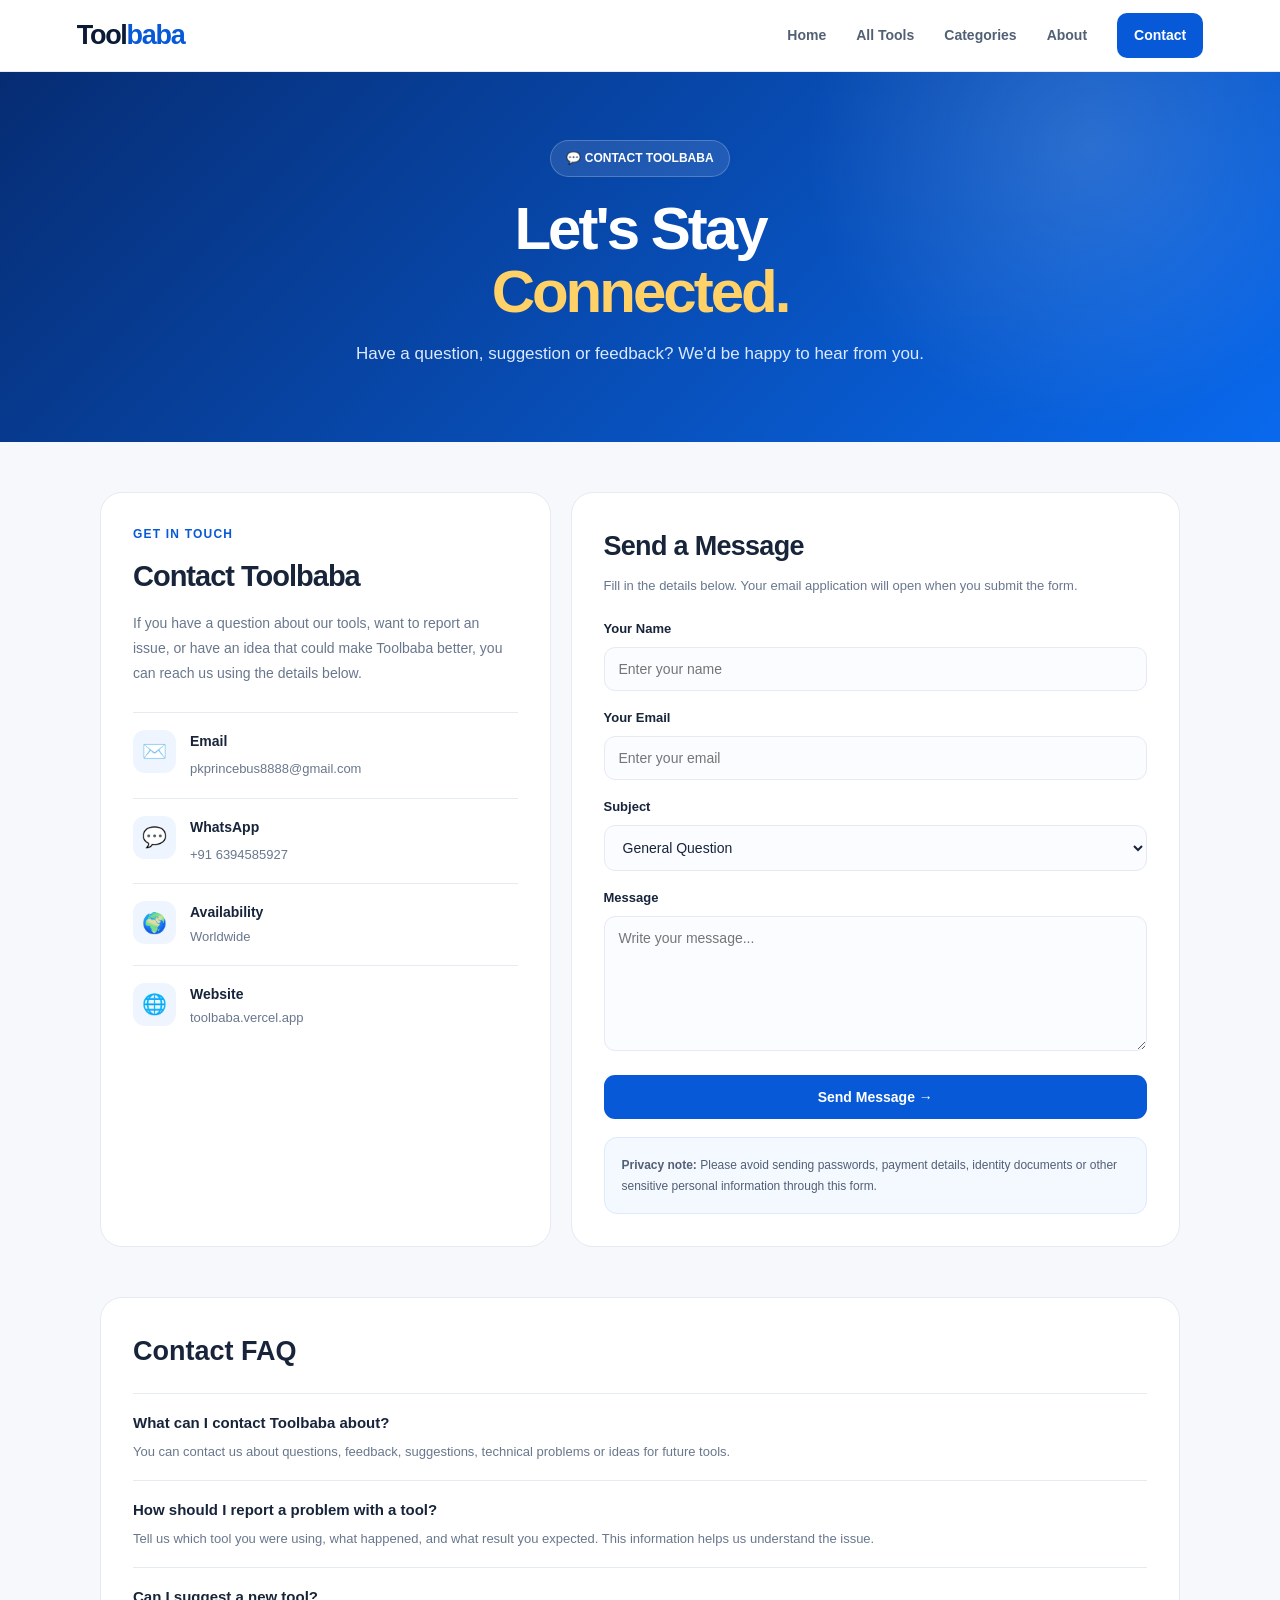
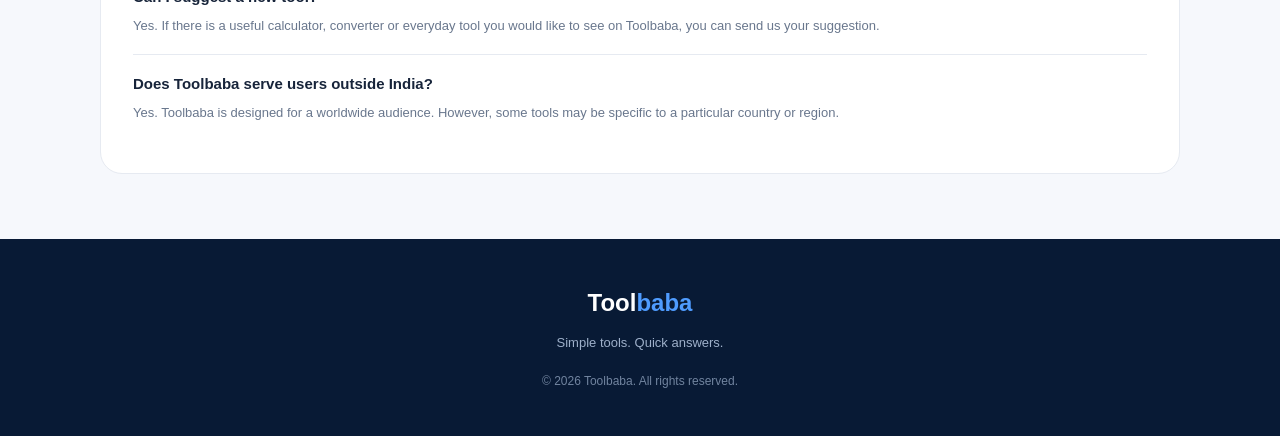
<file: contact.html>
<!DOCTYPE html>
<html lang="en">
<head>

<meta charset="UTF-8">
<meta name="viewport" content="width=device-width, initial-scale=1.0">

<title>Contact Toolbaba | Get in Touch</title>

<meta name="description" content="Contact Toolbaba for questions, feedback, suggestions or support regarding our online tools and calculators.">

<meta name="author" content="Toolbaba">
<meta name="robots" content="index, follow">

<link rel="canonical" href="https://toolbaba.vercel.app/contact.html">

<meta property="og:title" content="Contact Toolbaba">
<meta property="og:description" content="Get in touch with Toolbaba for questions, feedback and suggestions.">
<meta property="og:type" content="website">
<meta property="og:url" content="https://toolbaba.vercel.app/contact.html">

<style>

*{
  margin:0;
  padding:0;
  box-sizing:border-box;
}

:root{
  --blue:#0759d8;
  --dark:#0b1b35;
  --text:#17243a;
  --muted:#69778d;
  --bg:#f6f8fc;
  --border:#e6eaf1;
}

body{
  font-family:Inter,Arial,sans-serif;
  background:var(--bg);
  color:var(--text);
  line-height:1.6;
}


/* HEADER — SAME DESIGN */

header{
  height:72px;
  background:#fff;
  border-bottom:1px solid var(--border);
  display:flex;
  align-items:center;
  justify-content:space-between;
  padding:0 6%;
  position:sticky;
  top:0;
  z-index:1000;
}

.logo{
  font-size:27px;
  font-weight:900;
  letter-spacing:-1.3px;
  color:var(--dark);
}

.logo span{
  color:var(--blue);
}

.logo-link{
  text-decoration:none;
}

.nav{
  display:flex;
  align-items:center;
  gap:30px;
}

.nav a{
  text-decoration:none;
  color:#526075;
  font-size:14px;
  font-weight:700;
}

.nav a:hover{
  color:var(--blue);
}

.nav-btn{
  background:var(--blue)!important;
  color:#fff!important;
  padding:11px 17px;
  border-radius:10px;
}

.menu{
  display:none;
  width:43px;
  height:43px;
  border:1px solid var(--border);
  background:#fff;
  border-radius:10px;
  font-size:22px;
}


/* HERO */

.hero{
  background:
  radial-gradient(
    circle at 85% 20%,
    rgba(255,255,255,.14),
    transparent 25%
  ),
  linear-gradient(135deg,#062c73,#0969ed);

  padding:68px 20px 75px;
  color:#fff;
  text-align:center;
}

.badge{
  display:inline-block;
  padding:8px 15px;
  border:1px solid rgba(255,255,255,.22);
  background:rgba(255,255,255,.10);
  border-radius:30px;
  font-size:12px;
  font-weight:800;
  margin-bottom:20px;
}

.hero h1{
  font-size:clamp(40px,6vw,60px);
  line-height:1.05;
  letter-spacing:-3px;
  margin-bottom:17px;
}

.hero h1 span{
  color:#ffd166;
}

.hero p{
  max-width:650px;
  margin:auto;
  color:#dce9ff;
  font-size:17px;
}


/* MAIN */

.container{
  width:min(1080px,92%);
  margin:auto;
}

.section{
  padding-top:50px;
}


/* CONTACT GRID */

.contact-grid{
  display:grid;
  grid-template-columns:.85fr 1.15fr;
  gap:20px;
}


/* INFO */

.info{
  background:#fff;
  border:1px solid var(--border);
  border-radius:22px;
  padding:32px;
}

.label{
  color:var(--blue);
  font-size:12px;
  font-weight:900;
  letter-spacing:1.2px;
  margin-bottom:8px;
}

.info h2{
  font-size:29px;
  letter-spacing:-1px;
  margin-bottom:12px;
}

.info > p{
  color:var(--muted);
  font-size:14px;
  line-height:1.8;
  margin-bottom:25px;
}

.contact-item{
  display:flex;
  align-items:flex-start;
  gap:14px;
  padding:17px 0;
  border-top:1px solid var(--border);
}

.contact-icon{
  width:43px;
  height:43px;
  flex-shrink:0;
  display:flex;
  align-items:center;
  justify-content:center;
  background:#eef5ff;
  border-radius:12px;
  font-size:20px;
}

.contact-item h3{
  font-size:14px;
  margin-bottom:3px;
}

.contact-item p,
.contact-item a{
  color:var(--muted);
  font-size:13px;
  text-decoration:none;
  word-break:break-word;
}

.contact-item a:hover{
  color:var(--blue);
}


/* FORM */

.form-card{
  background:#fff;
  border:1px solid var(--border);
  border-radius:22px;
  padding:32px;
}

.form-card h2{
  font-size:27px;
  letter-spacing:-.7px;
  margin-bottom:7px;
}

.form-card > p{
  color:var(--muted);
  font-size:13px;
  margin-bottom:23px;
}

.form-group{
  margin-bottom:17px;
}

.form-group label{
  display:block;
  font-size:13px;
  font-weight:800;
  margin-bottom:7px;
}

.form-group input,
.form-group textarea,
.form-group select{
  width:100%;
  border:1px solid var(--border);
  background:#fafcff;
  border-radius:11px;
  padding:13px 14px;
  font-family:inherit;
  font-size:14px;
  color:var(--text);
  outline:none;
}

.form-group input:focus,
.form-group textarea:focus,
.form-group select:focus{
  border-color:var(--blue);
  background:#fff;
}

.form-group textarea{
  min-height:135px;
  resize:vertical;
}

.submit-btn{
  width:100%;
  border:0;
  background:var(--blue);
  color:#fff;
  padding:14px;
  border-radius:11px;
  font-family:inherit;
  font-size:14px;
  font-weight:800;
  cursor:pointer;
}

.submit-btn:hover{
  opacity:.92;
}


/* NOTE */

.note{
  margin-top:18px;
  padding:17px;
  border-radius:13px;
  background:#f4f8ff;
  border:1px solid #dce9ff;
  color:#526075;
  font-size:12px;
  line-height:1.7;
}


/* FAQ */

.faq{
  background:#fff;
  border:1px solid var(--border);
  border-radius:22px;
  padding:32px;
}

.faq h2{
  font-size:27px;
  margin-bottom:20px;
}

.faq-item{
  border-top:1px solid var(--border);
  padding:17px 0;
}

.faq-item h3{
  font-size:15px;
  margin-bottom:6px;
}

.faq-item p{
  color:var(--muted);
  font-size:13px;
  line-height:1.7;
}


/* FOOTER — SAME DESIGN */

footer{
  margin-top:65px;
  background:#081a35;
  color:#9eb0ca;
  padding:45px 20px;
  text-align:center;
}

.footer-logo{
  color:#fff;
  font-size:24px;
  font-weight:900;
  margin-bottom:10px;
}

.footer-logo span{
  color:#4f9cff;
}

footer p{
  font-size:13px;
  margin-bottom:18px;
}

.copyright{
  font-size:12px;
  color:#71849f;
}


/* MOBILE */

@media(max-width:850px){

  header{
    padding:0 20px;
  }

  .menu{
    display:block;
    cursor:pointer;
  }

  .nav{
    display:none;
    position:absolute;
    top:72px;
    left:0;
    width:100%;
    background:#fff;
    padding:20px;
    flex-direction:column;
    align-items:stretch;
    gap:4px;
    border-bottom:1px solid var(--border);
  }

  .nav.active{
    display:flex;
  }

  .nav a{
    padding:14px;
    border-radius:9px;
  }

  .nav-btn{
    text-align:center;
    margin-top:5px;
  }

  .hero{
    padding:54px 18px 62px;
  }

  .hero h1{
    font-size:43px;
    letter-spacing:-2px;
  }

  .hero p{
    font-size:15px;
  }

  .contact-grid{
    grid-template-columns:1fr;
  }

  .info,
  .form-card,
  .faq{
    padding:25px;
  }

}

@media(max-width:480px){

  .hero h1{
    font-size:38px;
  }

  .info,
  .form-card,
  .faq{
    padding:22px;
    border-radius:18px;
  }

}

</style>

</head>

<body>


<!-- HEADER -->

<header>

  <a href="index.html" class="logo-link">
    <div class="logo">
      Tool<span>baba</span>
    </div>
  </a>

  <button
    class="menu"
    onclick="toggleMenu()"
    aria-label="Open navigation menu">
    ☰
  </button>

  <nav class="nav" id="nav">

    <a href="index.html">
      Home
    </a>

    <a href="index.html#tools">
      All Tools
    </a>

    <a href="index.html#categories">
      Categories
    </a>

    <a href="about.html">
      About
    </a>

    <a href="contact.html" class="nav-btn">
      Contact
    </a>

  </nav>

</header>


<!-- HERO -->

<section class="hero">

  <div class="badge">
    💬 CONTACT TOOLBABA
  </div>

  <h1>
    Let's Stay<br>
    <span>Connected.</span>
  </h1>

  <p>
    Have a question, suggestion or feedback?
    We'd be happy to hear from you.
  </p>

</section>


<main class="container">


<!-- CONTACT AREA -->

<section class="section">

  <div class="contact-grid">


    <!-- CONTACT INFORMATION -->

    <div class="info">

      <div class="label">
        GET IN TOUCH
      </div>

      <h2>
        Contact Toolbaba
      </h2>

      <p>
        If you have a question about our tools, want to
        report an issue, or have an idea that could make
        Toolbaba better, you can reach us using the details
        below.
      </p>


      <div class="contact-item">

        <div class="contact-icon">
          ✉️
        </div>

        <div>

          <h3>
            Email
          </h3>

          <a href="mailto:pkprincebus8888@gmail.com">
            pkprincebus8888@gmail.com
          </a>

        </div>

      </div>


      <div class="contact-item">

        <div class="contact-icon">
          💬
        </div>

        <div>

          <h3>
            WhatsApp
          </h3>

          <a
            href="https://wa.me/916394585927"
            target="_blank"
            rel="noopener">
            +91 6394585927
          </a>

        </div>

      </div>


      <div class="contact-item">

        <div class="contact-icon">
          🌍
        </div>

        <div>

          <h3>
            Availability
          </h3>

          <p>
            Worldwide
          </p>

        </div>

      </div>


      <div class="contact-item">

        <div class="contact-icon">
          🌐
        </div>

        <div>

          <h3>
            Website
          </h3>

          <p>
            toolbaba.vercel.app
          </p>

        </div>

      </div>

    </div>


    <!-- FORM -->

    <div class="form-card">

      <h2>
        Send a Message
      </h2>

      <p>
        Fill in the details below. Your email application
        will open when you submit the form.
      </p>


      <form onsubmit="sendMessage(event)">

        <div class="form-group">

          <label for="name">
            Your Name
          </label>

          <input
            type="text"
            id="name"
            placeholder="Enter your name"
            required>

        </div>


        <div class="form-group">

          <label for="email">
            Your Email
          </label>

          <input
            type="email"
            id="email"
            placeholder="Enter your email"
            required>

        </div>


        <div class="form-group">

          <label for="subject">
            Subject
          </label>

          <select id="subject">

            <option>
              General Question
            </option>

            <option>
              Tool Feedback
            </option>

            <option>
              Report a Problem
            </option>

            <option>
              Suggest a Tool
            </option>

            <option>
              Business / Other
            </option>

          </select>

        </div>


        <div class="form-group">

          <label for="message">
            Message
          </label>

          <textarea
            id="message"
            placeholder="Write your message..."
            required></textarea>

        </div>


        <button
          type="submit"
          class="submit-btn">
          Send Message →
        </button>

      </form>


      <div class="note">

        <strong>Privacy note:</strong>
        Please avoid sending passwords, payment details,
        identity documents or other sensitive personal
        information through this form.

      </div>

    </div>


  </div>

</section>



<!-- FAQ -->

<section class="section">

  <div class="faq">

    <h2>
      Contact FAQ
    </h2>


    <div class="faq-item">

      <h3>
        What can I contact Toolbaba about?
      </h3>

      <p>
        You can contact us about questions, feedback,
        suggestions, technical problems or ideas for
        future tools.
      </p>

    </div>


    <div class="faq-item">

      <h3>
        How should I report a problem with a tool?
      </h3>

      <p>
        Tell us which tool you were using, what happened,
        and what result you expected. This information
        helps us understand the issue.
      </p>

    </div>


    <div class="faq-item">

      <h3>
        Can I suggest a new tool?
      </h3>

      <p>
        Yes. If there is a useful calculator, converter or
        everyday tool you would like to see on Toolbaba,
        you can send us your suggestion.
      </p>

    </div>


    <div class="faq-item">

      <h3>
        Does Toolbaba serve users outside India?
      </h3>

      <p>
        Yes. Toolbaba is designed for a worldwide audience.
        However, some tools may be specific to a particular
        country or region.
      </p>

    </div>


  </div>

</section>


</main>


<!-- FOOTER -->

<footer>

  <div class="footer-logo">
    Tool<span>baba</span>
  </div>

  <p>
    Simple tools. Quick answers.
  </p>

  <div class="copyright">
    © 2026 Toolbaba. All rights reserved.
  </div>

</footer>


<script>

function toggleMenu(){

  document
    .getElementById("nav")
    .classList
    .toggle("active");

}


function sendMessage(event){

  event.preventDefault();

  const name =
    document.getElementById("name").value.trim();

  const email =
    document.getElementById("email").value.trim();

  const subject =
    document.getElementById("subject").value;

  const message =
    document.getElementById("message").value.trim();


  const body =
`Hello Toolbaba,

Name: ${name}
Email: ${email}
Subject: ${subject}

Message:
${message}`;


  const mailto =
    "mailto:pkprincebus8888@gmail.com" +
    "?subject=" +
    encodeURIComponent(subject) +
    "&body=" +
    encodeURIComponent(body);


  window.location.href = mailto;

}

</script>


</body>
</html>
</file>
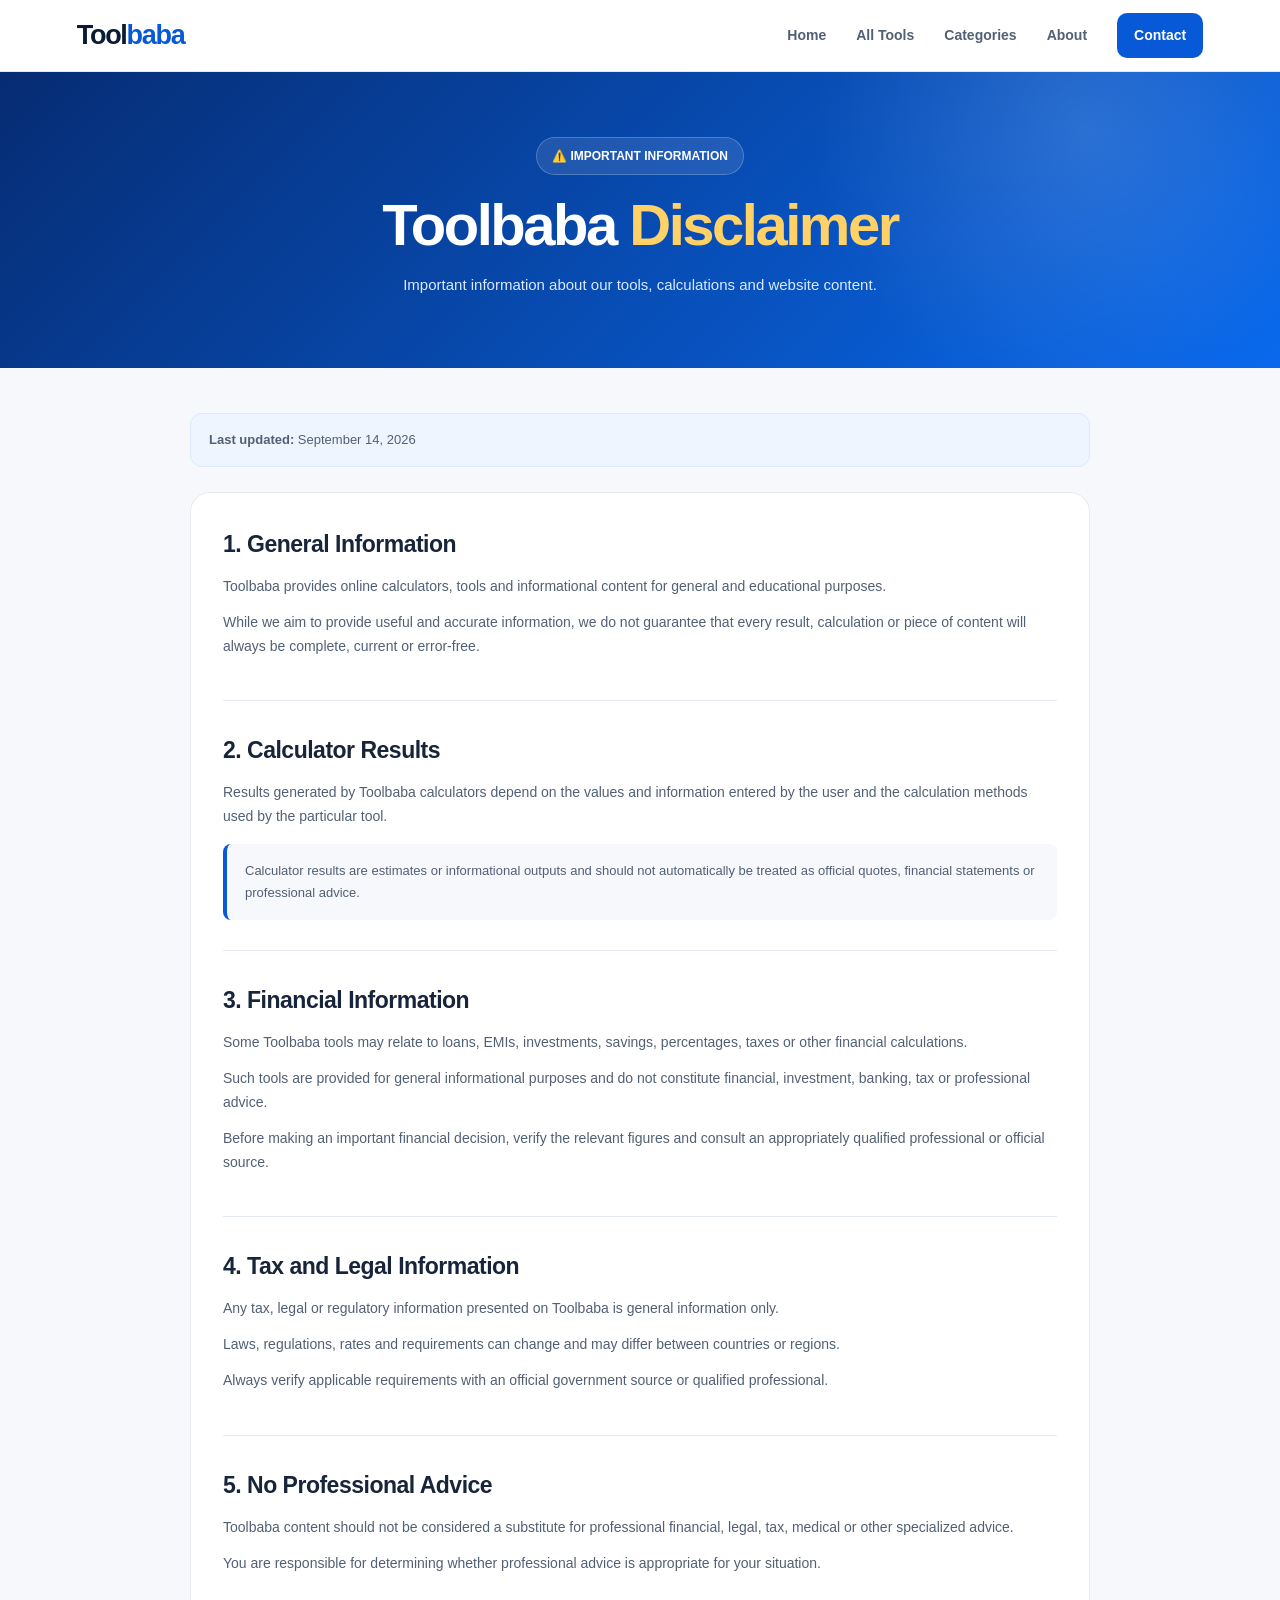
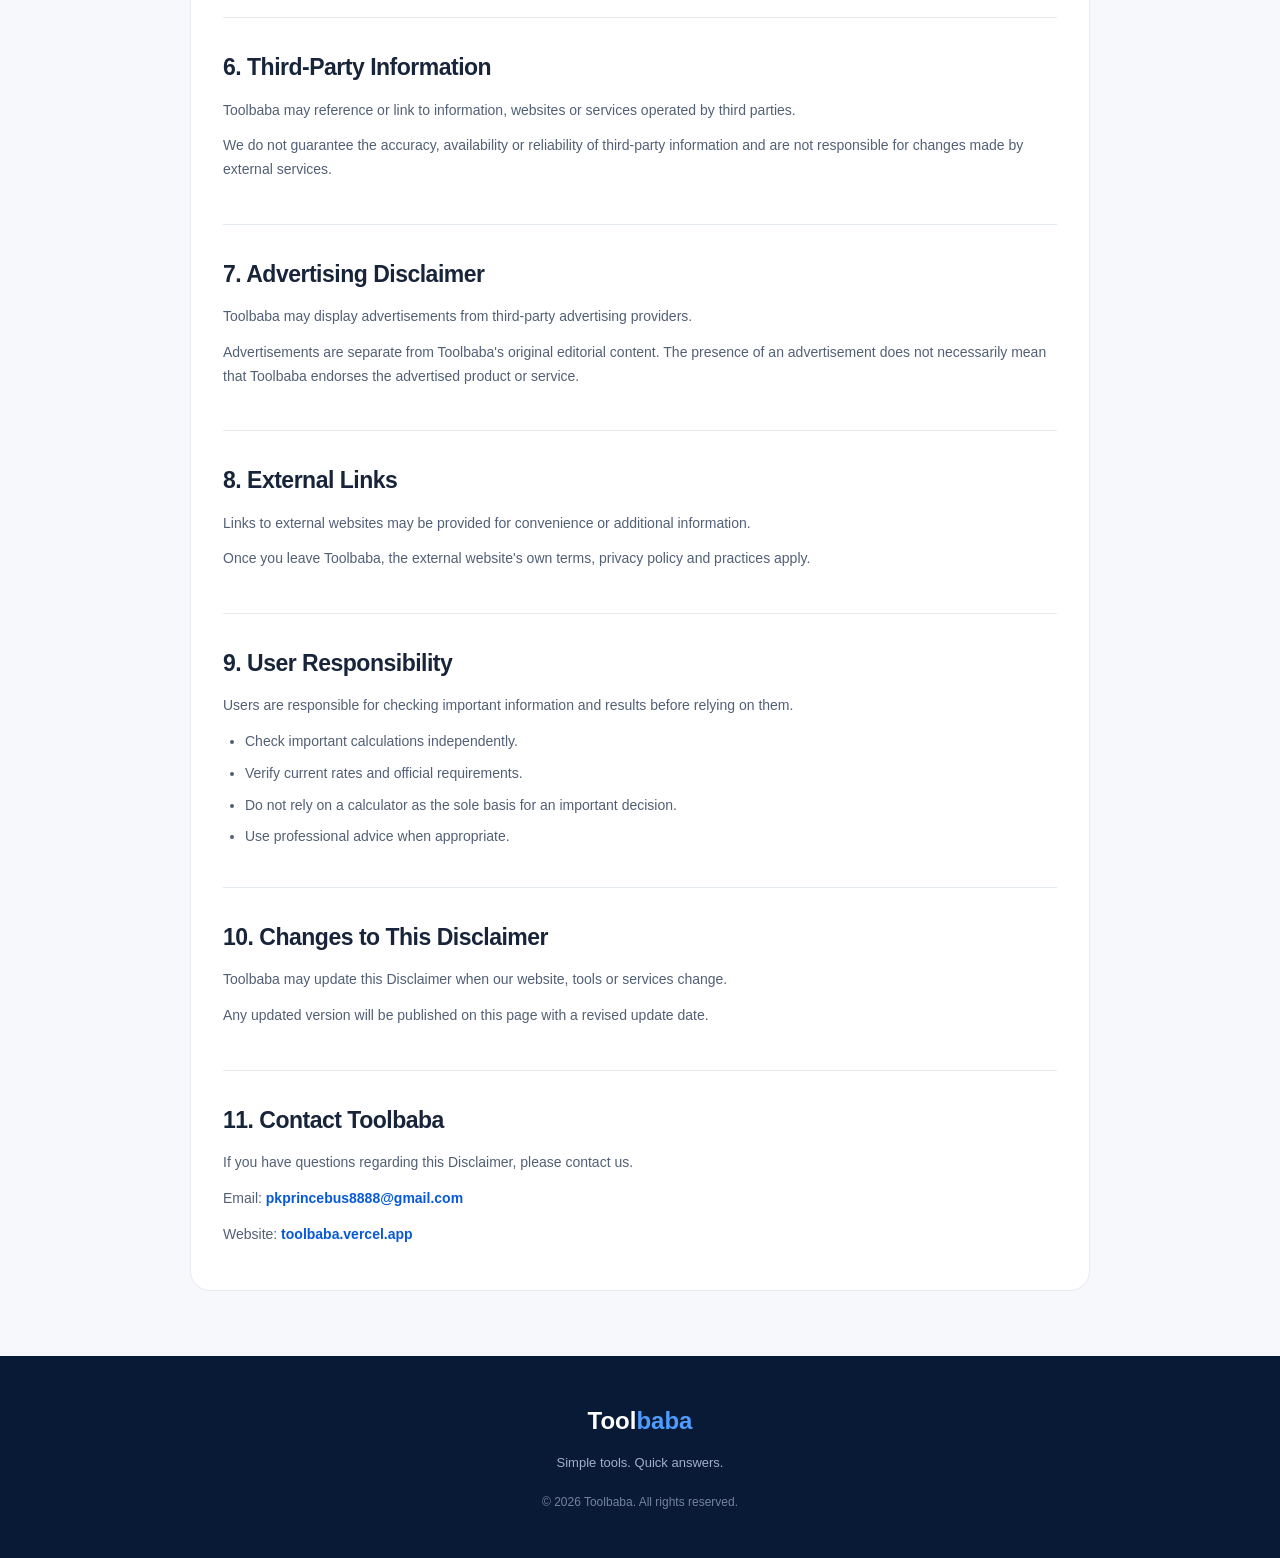
<file: disclaimer.html>
<!DOCTYPE html>
<html lang="en">
<head>

<meta charset="UTF-8">
<meta name="viewport" content="width=device-width, initial-scale=1.0">

<title>Disclaimer | Toolbaba</title>

<meta name="description" content="Read the Toolbaba Disclaimer for information about our online calculators, tools, content and third-party services.">

<meta name="author" content="Toolbaba">
<meta name="robots" content="index, follow">

<link rel="canonical" href="https://toolbaba.vercel.app/disclaimer.html">

<meta property="og:title" content="Disclaimer | Toolbaba">
<meta property="og:description" content="Important information about Toolbaba tools, calculations and website content.">
<meta property="og:type" content="website">
<meta property="og:url" content="https://toolbaba.vercel.app/disclaimer.html">

<style>

*{
  margin:0;
  padding:0;
  box-sizing:border-box;
}

:root{
  --blue:#0759d8;
  --dark:#0b1b35;
  --text:#17243a;
  --muted:#69778d;
  --bg:#f6f8fc;
  --border:#e6eaf1;
}

body{
  font-family:Inter,Arial,sans-serif;
  background:var(--bg);
  color:var(--text);
  line-height:1.7;
}

/* HEADER */

header{
  height:72px;
  background:#fff;
  border-bottom:1px solid var(--border);
  display:flex;
  align-items:center;
  justify-content:space-between;
  padding:0 6%;
  position:sticky;
  top:0;
  z-index:1000;
}

.logo{
  font-size:27px;
  font-weight:900;
  letter-spacing:-1.3px;
  color:var(--dark);
}

.logo span{
  color:var(--blue);
}

.logo-link{
  text-decoration:none;
}

.nav{
  display:flex;
  align-items:center;
  gap:30px;
}

.nav a{
  text-decoration:none;
  color:#526075;
  font-size:14px;
  font-weight:700;
}

.nav a:hover{
  color:var(--blue);
}

.nav-btn{
  background:var(--blue)!important;
  color:#fff!important;
  padding:11px 17px;
  border-radius:10px;
}

.menu{
  display:none;
  width:43px;
  height:43px;
  border:1px solid var(--border);
  background:#fff;
  border-radius:10px;
  font-size:22px;
}

/* HERO */

.hero{
  background:
  radial-gradient(
    circle at 85% 20%,
    rgba(255,255,255,.14),
    transparent 25%
  ),
  linear-gradient(135deg,#062c73,#0969ed);

  padding:65px 20px 70px;
  color:#fff;
  text-align:center;
}

.badge{
  display:inline-block;
  padding:8px 15px;
  border:1px solid rgba(255,255,255,.22);
  background:rgba(255,255,255,.10);
  border-radius:30px;
  font-size:12px;
  font-weight:800;
  margin-bottom:20px;
}

.hero h1{
  font-size:clamp(38px,6vw,58px);
  line-height:1.05;
  letter-spacing:-2.5px;
  margin-bottom:16px;
}

.hero h1 span{
  color:#ffd166;
}

.hero p{
  max-width:650px;
  margin:auto;
  color:#dce9ff;
  font-size:15px;
}

/* CONTENT */

.container{
  width:min(900px,92%);
  margin:auto;
}

.content{
  margin-top:45px;
}

.last-updated{
  background:#eef5ff;
  border:1px solid #dce9ff;
  color:#526075;
  padding:15px 18px;
  border-radius:12px;
  font-size:13px;
  margin-bottom:25px;
}

.card{
  background:#fff;
  border:1px solid var(--border);
  border-radius:20px;
  padding:32px;
}

.section{
  padding-bottom:30px;
  margin-bottom:30px;
  border-bottom:1px solid var(--border);
}

.section:last-child{
  border-bottom:0;
  margin-bottom:0;
  padding-bottom:0;
}

.section h2{
  font-size:23px;
  letter-spacing:-.5px;
  margin-bottom:11px;
}

.section p{
  color:#526075;
  font-size:14px;
  margin-bottom:12px;
}

.section ul{
  padding-left:22px;
  color:#526075;
  font-size:14px;
}

.section li{
  margin-bottom:8px;
}

.section a{
  color:var(--blue);
  text-decoration:none;
  font-weight:700;
}

.highlight{
  background:#f6f8fc;
  border-left:4px solid var(--blue);
  padding:16px 18px;
  border-radius:8px;
  margin-top:15px;
  color:#526075;
  font-size:13px;
}

/* FOOTER */

footer{
  margin-top:65px;
  background:#081a35;
  color:#9eb0ca;
  padding:45px 20px;
  text-align:center;
}

.footer-logo{
  color:#fff;
  font-size:24px;
  font-weight:900;
  margin-bottom:10px;
}

.footer-logo span{
  color:#4f9cff;
}

footer p{
  font-size:13px;
  margin-bottom:18px;
}

.copyright{
  font-size:12px;
  color:#71849f;
}

/* MOBILE */

@media(max-width:850px){

  header{
    padding:0 20px;
  }

  .menu{
    display:block;
    cursor:pointer;
  }

  .nav{
    display:none;
    position:absolute;
    top:72px;
    left:0;
    width:100%;
    background:#fff;
    padding:20px;
    flex-direction:column;
    align-items:stretch;
    gap:4px;
    border-bottom:1px solid var(--border);
  }

  .nav.active{
    display:flex;
  }

  .nav a{
    padding:14px;
    border-radius:9px;
  }

  .nav-btn{
    text-align:center;
    margin-top:5px;
  }

  .hero{
    padding:52px 18px 60px;
  }

  .hero h1{
    font-size:40px;
  }

  .card{
    padding:23px;
    border-radius:18px;
  }

  .section h2{
    font-size:21px;
  }

}

</style>

</head>

<body>

<!-- HEADER -->

<header>

  <a href="index.html" class="logo-link">
    <div class="logo">
      Tool<span>baba</span>
    </div>
  </a>

  <button
    class="menu"
    onclick="toggleMenu()"
    aria-label="Open navigation menu">
    ☰
  </button>

  <nav class="nav" id="nav">

    <a href="index.html">Home</a>

    <a href="index.html#tools">All Tools</a>

    <a href="index.html#categories">Categories</a>

    <a href="about.html">About</a>

    <a href="contact.html" class="nav-btn">Contact</a>

  </nav>

</header>


<!-- HERO -->

<section class="hero">

  <div class="badge">
    ⚠️ IMPORTANT INFORMATION
  </div>

  <h1>
    Toolbaba <span>Disclaimer</span>
  </h1>

  <p>
    Important information about our tools,
    calculations and website content.
  </p>

</section>


<!-- CONTENT -->

<main class="container content">

  <div class="last-updated">
    <strong>Last updated:</strong> September 14, 2026
  </div>

  <div class="card">


    <section class="section">

      <h2>1. General Information</h2>

      <p>
        Toolbaba provides online calculators, tools and
        informational content for general and educational
        purposes.
      </p>

      <p>
        While we aim to provide useful and accurate
        information, we do not guarantee that every result,
        calculation or piece of content will always be
        complete, current or error-free.
      </p>

    </section>


    <section class="section">

      <h2>2. Calculator Results</h2>

      <p>
        Results generated by Toolbaba calculators depend on
        the values and information entered by the user and
        the calculation methods used by the particular tool.
      </p>

      <div class="highlight">
        Calculator results are estimates or informational
        outputs and should not automatically be treated as
        official quotes, financial statements or professional
        advice.
      </div>

    </section>


    <section class="section">

      <h2>3. Financial Information</h2>

      <p>
        Some Toolbaba tools may relate to loans, EMIs,
        investments, savings, percentages, taxes or other
        financial calculations.
      </p>

      <p>
        Such tools are provided for general informational
        purposes and do not constitute financial, investment,
        banking, tax or professional advice.
      </p>

      <p>
        Before making an important financial decision, verify
        the relevant figures and consult an appropriately
        qualified professional or official source.
      </p>

    </section>


    <section class="section">

      <h2>4. Tax and Legal Information</h2>

      <p>
        Any tax, legal or regulatory information presented on
        Toolbaba is general information only.
      </p>

      <p>
        Laws, regulations, rates and requirements can change
        and may differ between countries or regions.
      </p>

      <p>
        Always verify applicable requirements with an official
        government source or qualified professional.
      </p>

    </section>


    <section class="section">

      <h2>5. No Professional Advice</h2>

      <p>
        Toolbaba content should not be considered a substitute
        for professional financial, legal, tax, medical or
        other specialized advice.
      </p>

      <p>
        You are responsible for determining whether
        professional advice is appropriate for your situation.
      </p>

    </section>


    <section class="section">

      <h2>6. Third-Party Information</h2>

      <p>
        Toolbaba may reference or link to information,
        websites or services operated by third parties.
      </p>

      <p>
        We do not guarantee the accuracy, availability or
        reliability of third-party information and are not
        responsible for changes made by external services.
      </p>

    </section>


    <section class="section">

      <h2>7. Advertising Disclaimer</h2>

      <p>
        Toolbaba may display advertisements from third-party
        advertising providers.
      </p>

      <p>
        Advertisements are separate from Toolbaba's original
        editorial content. The presence of an advertisement
        does not necessarily mean that Toolbaba endorses the
        advertised product or service.
      </p>

    </section>


    <section class="section">

      <h2>8. External Links</h2>

      <p>
        Links to external websites may be provided for
        convenience or additional information.
      </p>

      <p>
        Once you leave Toolbaba, the external website's own
        terms, privacy policy and practices apply.
      </p>

    </section>


    <section class="section">

      <h2>9. User Responsibility</h2>

      <p>
        Users are responsible for checking important
        information and results before relying on them.
      </p>

      <ul>
        <li>Check important calculations independently.</li>
        <li>Verify current rates and official requirements.</li>
        <li>Do not rely on a calculator as the sole basis for an important decision.</li>
        <li>Use professional advice when appropriate.</li>
      </ul>

    </section>


    <section class="section">

      <h2>10. Changes to This Disclaimer</h2>

      <p>
        Toolbaba may update this Disclaimer when our website,
        tools or services change.
      </p>

      <p>
        Any updated version will be published on this page
        with a revised update date.
      </p>

    </section>


    <section class="section">

      <h2>11. Contact Toolbaba</h2>

      <p>
        If you have questions regarding this Disclaimer,
        please contact us.
      </p>

      <p>
        Email:
        <a href="mailto:pkprincebus8888@gmail.com">
          pkprincebus8888@gmail.com
        </a>
      </p>

      <p>
        Website:
        <a href="https://toolbaba.vercel.app/">
          toolbaba.vercel.app
        </a>
      </p>

    </section>


  </div>

</main>


<!-- FOOTER -->

<footer>

  <div class="footer-logo">
    Tool<span>baba</span>
  </div>

  <p>
    Simple tools. Quick answers.
  </p>

  <div class="copyright">
    © 2026 Toolbaba. All rights reserved.
  </div>

</footer>


<script>

function toggleMenu(){

  document
    .getElementById("nav")
    .classList
    .toggle("active");

}

</script>

</body>
</html>
</file>
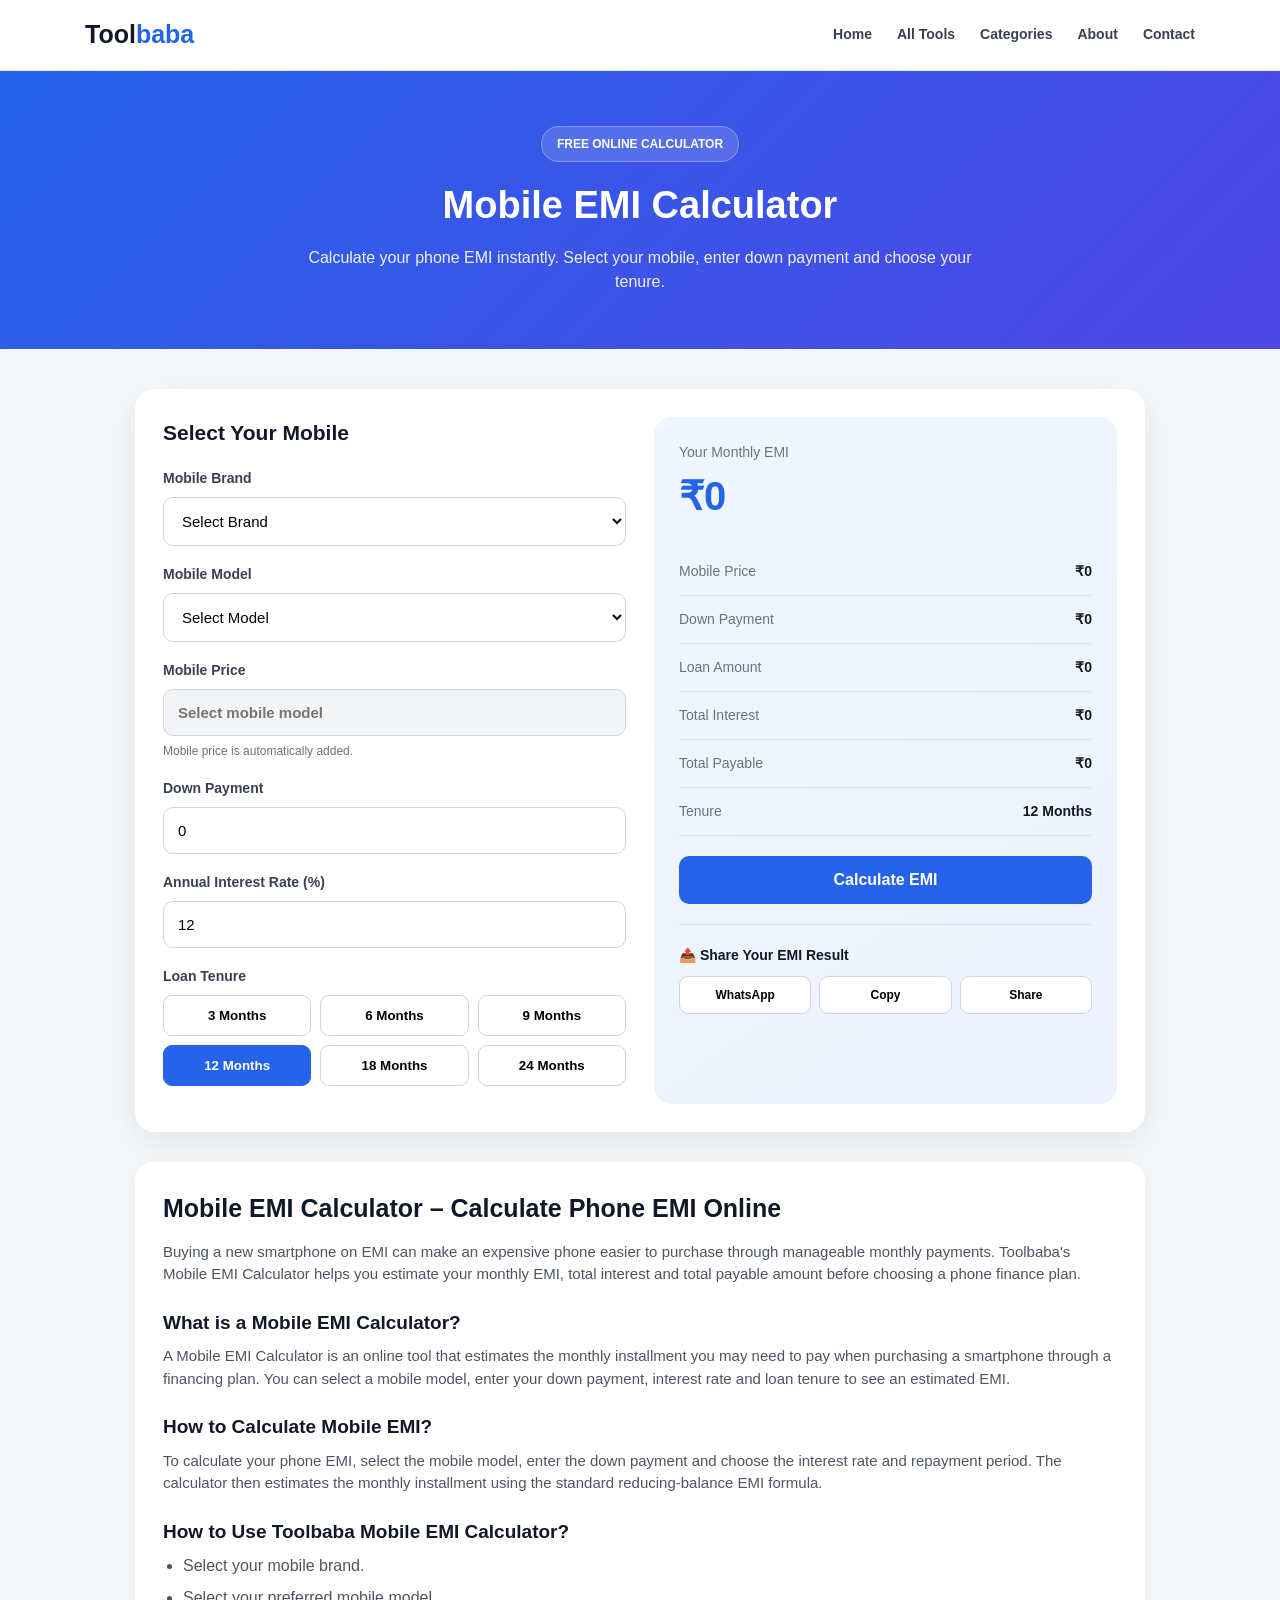
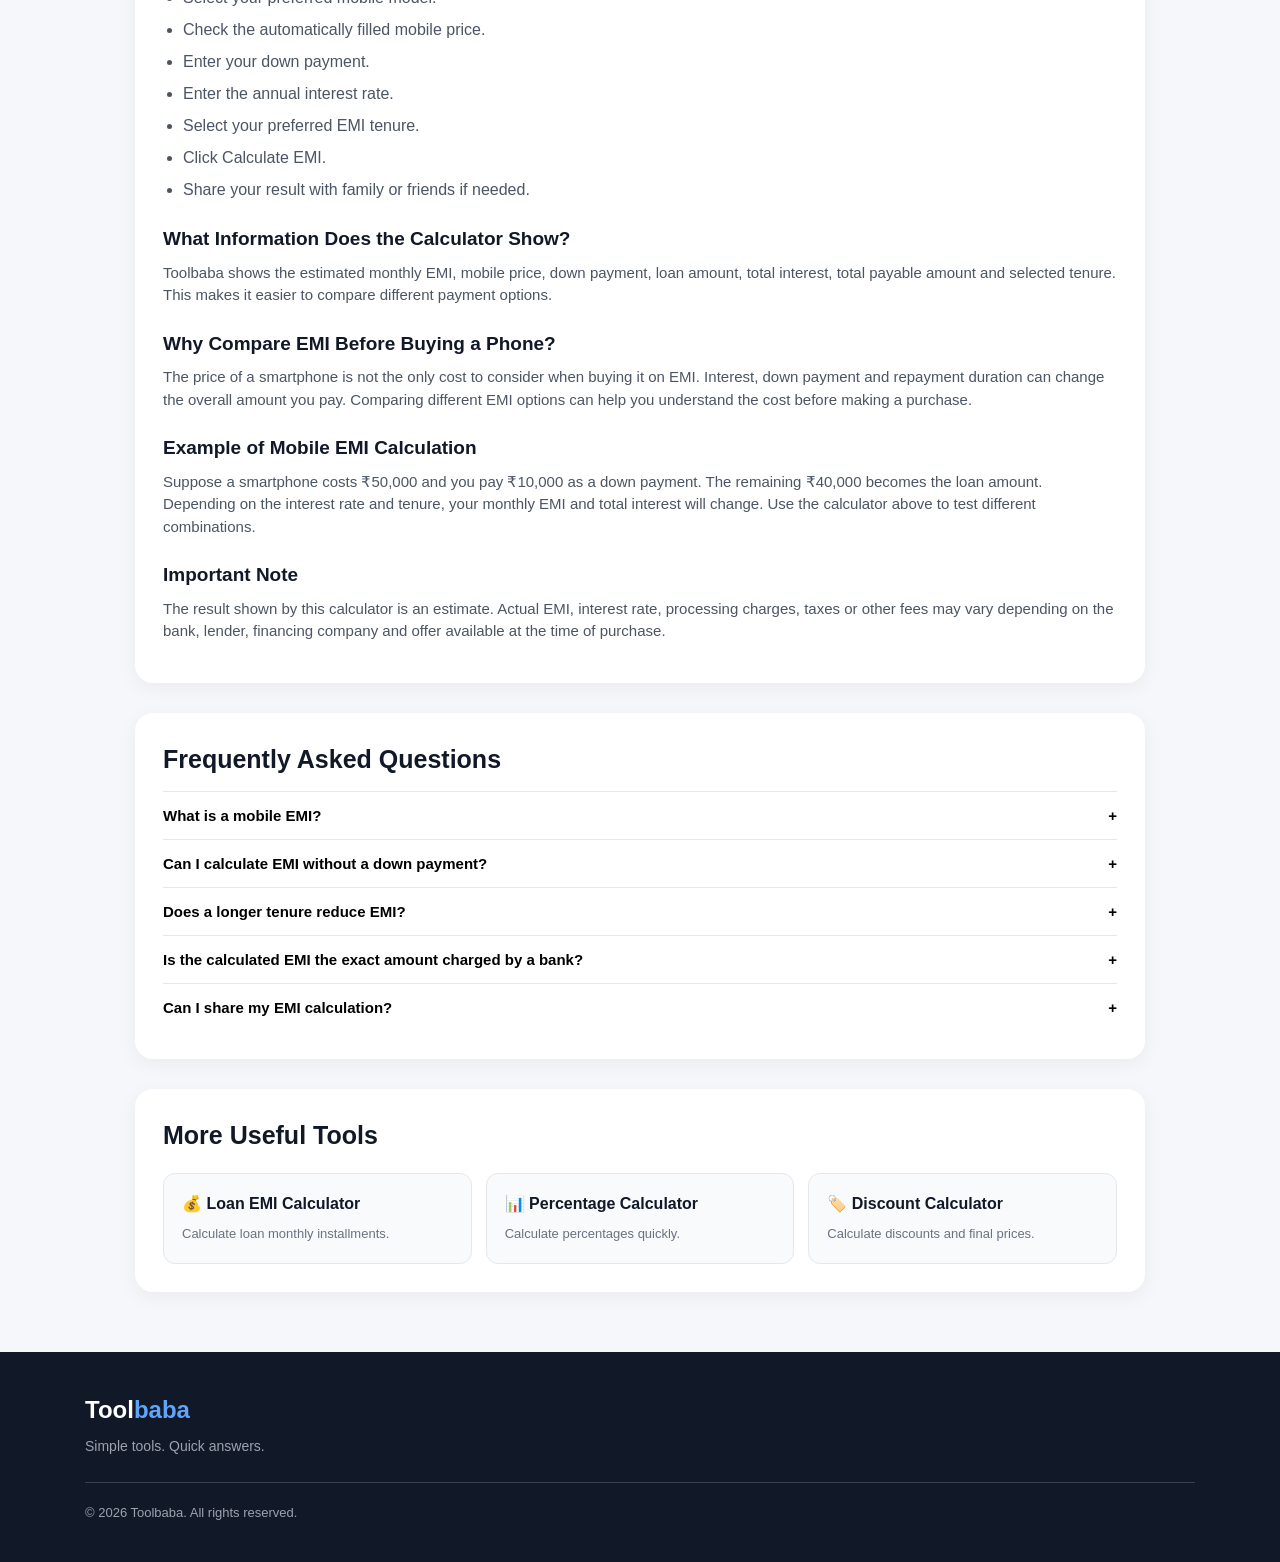
<file: mobile-emi.html>
<!DOCTYPE html>
<html lang="en">
<head>
<meta charset="UTF-8">
<meta name="viewport" content="width=device-width, initial-scale=1.0">

<title>Mobile EMI Calculator – Calculate Phone EMI Online | Toolbaba</title>

<meta name="description" content="Use Toolbaba Mobile EMI Calculator to calculate mobile phone EMI, down payment, interest and total payable amount. Select your phone and get instant EMI.">

<meta name="keywords" content="mobile EMI calculator, phone EMI calculator, mobile EMI calculator India, smartphone EMI calculator, phone EMI, mobile loan EMI">

<meta name="robots" content="index, follow">

<meta property="og:title" content="Mobile EMI Calculator | Toolbaba">
<meta property="og:description" content="Calculate your mobile phone EMI instantly with Toolbaba.">
<meta property="og:type" content="website">

<style>

*{
    margin:0;
    padding:0;
    box-sizing:border-box;
}

body{
    font-family:Arial, sans-serif;
    background:#f5f7fb;
    color:#111827;
    line-height:1.5;
}

/* ================= NAVBAR ================= */

header{
    background:#fff;
    border-bottom:1px solid #e5e7eb;
    position:sticky;
    top:0;
    z-index:1000;
}

.nav{
    max-width:1150px;
    margin:auto;
    padding:16px 20px;
    display:flex;
    align-items:center;
    justify-content:space-between;
}

.logo{
    text-decoration:none;
    font-size:25px;
    font-weight:800;
    color:#111827;
}

.logo span{
    color:#2563eb;
}

.nav-links{
    display:flex;
    align-items:center;
    gap:25px;
}

.nav-links a{
    text-decoration:none;
    color:#374151;
    font-size:14px;
    font-weight:600;
}

.nav-links a:hover{
    color:#2563eb;
}

.menu-btn{
    display:none;
    border:0;
    background:none;
    font-size:27px;
    cursor:pointer;
}

/* ================= HERO ================= */

.hero{
    background:linear-gradient(135deg,#2563eb,#4f46e5);
    color:white;
    text-align:center;
    padding:55px 20px;
}

.badge{
    display:inline-block;
    padding:8px 15px;
    border-radius:30px;
    background:rgba(255,255,255,.15);
    border:1px solid rgba(255,255,255,.25);
    font-size:12px;
    font-weight:700;
    margin-bottom:15px;
}

.hero h1{
    font-size:38px;
    margin-bottom:12px;
}

.hero p{
    max-width:680px;
    margin:auto;
    opacity:.92;
}

/* ================= CONTAINER ================= */

.container{
    max-width:1050px;
    margin:40px auto;
    padding:0 20px;
}

/* ================= CALCULATOR ================= */

.calculator{
    background:#fff;
    border-radius:20px;
    padding:28px;
    display:grid;
    grid-template-columns:1fr 1fr;
    gap:28px;
    box-shadow:0 10px 35px rgba(0,0,0,.08);
}

.section-title{
    font-size:21px;
    font-weight:800;
    margin-bottom:20px;
}

.field{
    margin-bottom:18px;
}

label{
    display:block;
    margin-bottom:8px;
    font-size:14px;
    font-weight:700;
    color:#374151;
}

select,
input{
    width:100%;
    padding:14px;
    border:1px solid #d1d5db;
    border-radius:10px;
    background:#fff;
    font-size:15px;
    outline:none;
}

select:focus,
input:focus{
    border-color:#2563eb;
}

input[readonly]{
    background:#f3f4f6;
    font-weight:700;
}

.note{
    margin-top:6px;
    font-size:12px;
    color:#6b7280;
}

/* ================= TENURE ================= */

.tenure-grid{
    display:grid;
    grid-template-columns:repeat(3,1fr);
    gap:9px;
}

.tenure-btn{
    padding:12px 5px;
    border:1px solid #d1d5db;
    border-radius:9px;
    background:#fff;
    cursor:pointer;
    font-weight:700;
}

.tenure-btn.active{
    background:#2563eb;
    color:white;
    border-color:#2563eb;
}

/* ================= RESULT ================= */

.result{
    background:linear-gradient(145deg,#eff6ff,#eef2ff);
    border-radius:18px;
    padding:25px;
}

.emi-label{
    color:#6b7280;
    font-size:14px;
}

.emi-value{
    color:#2563eb;
    font-size:40px;
    font-weight:900;
    margin:3px 0 22px;
}

.result-row{
    display:flex;
    justify-content:space-between;
    gap:15px;
    padding:13px 0;
    border-bottom:1px solid #dbe4f0;
    font-size:14px;
}

.result-row span{
    color:#6b7280;
}

.result-row strong{
    color:#111827;
    text-align:right;
}

.calculate-btn{
    width:100%;
    padding:15px;
    margin-top:20px;
    border:0;
    border-radius:10px;
    background:#2563eb;
    color:white;
    font-size:16px;
    font-weight:800;
    cursor:pointer;
}

.calculate-btn:hover{
    background:#1d4ed8;
}

/* ================= SHARE ================= */

.share-box{
    margin-top:20px;
    padding-top:20px;
    border-top:1px solid #dbe4f0;
}

.share-title{
    font-size:14px;
    font-weight:800;
    margin-bottom:10px;
}

.share-buttons{
    display:grid;
    grid-template-columns:repeat(3,1fr);
    gap:8px;
}

.share-btn{
    padding:11px 5px;
    border:0;
    border-radius:9px;
    cursor:pointer;
    font-size:12px;
    font-weight:800;
    background:#fff;
    border:1px solid #d1d5db;
}

.share-btn:hover{
    background:#f3f4f6;
}

/* ================= SHARE CARD ================= */

.share-card{
    display:none;
    margin-top:20px;
    background:#fff;
    border-radius:16px;
    padding:20px;
    border:1px solid #e5e7eb;
}

.share-card h3{
    color:#2563eb;
    margin-bottom:12px;
}

.share-card .big{
    font-size:28px;
    font-weight:900;
    margin-bottom:12px;
}

.share-card p{
    font-size:13px;
    color:#6b7280;
    margin:4px 0;
}

/* ================= CONTENT ================= */

.content-section{
    background:#fff;
    margin-top:30px;
    padding:28px;
    border-radius:18px;
    box-shadow:0 5px 20px rgba(0,0,0,.05);
}

.content-section h2{
    font-size:25px;
    margin-bottom:13px;
}

.content-section h3{
    font-size:19px;
    margin:23px 0 8px;
}

.content-section p{
    color:#4b5563;
    font-size:15px;
    margin-bottom:12px;
}

.content-section ul{
    padding-left:20px;
    color:#4b5563;
}

.content-section li{
    margin:8px 0;
}

/* ================= FAQ ================= */

.faq{
    border-top:1px solid #e5e7eb;
    padding:15px 0;
}

.faq button{
    width:100%;
    border:0;
    background:none;
    text-align:left;
    font-size:15px;
    font-weight:800;
    cursor:pointer;
    display:flex;
    justify-content:space-between;
}

.faq-answer{
    display:none;
    padding-top:10px;
    color:#6b7280;
    font-size:14px;
}

.faq.open .faq-answer{
    display:block;
}

/* ================= RELATED ================= */

.related-grid{
    display:grid;
    grid-template-columns:repeat(3,1fr);
    gap:14px;
    margin-top:18px;
}

.related-card{
    text-decoration:none;
    color:#111827;
    background:#f8fafc;
    border:1px solid #e5e7eb;
    padding:18px;
    border-radius:12px;
    transition:.2s;
}

.related-card:hover{
    transform:translateY(-2px);
    border-color:#2563eb;
}

.related-card strong{
    display:block;
    margin-bottom:5px;
}

.related-card span{
    font-size:13px;
    color:#6b7280;
}

/* ================= FOOTER ================= */

footer{
    margin-top:60px;
    background:#111827;
    color:white;
}

.footer-inner{
    max-width:1150px;
    margin:auto;
    padding:40px 20px;
}

.footer-logo{
    font-size:24px;
    font-weight:800;
    margin-bottom:8px;
}

.footer-logo span{
    color:#60a5fa;
}

.footer-inner p{
    color:#9ca3af;
    font-size:14px;
}

.copyright{
    margin-top:25px;
    padding-top:20px;
    border-top:1px solid #374151;
    color:#9ca3af;
    font-size:13px;
}

/* ================= MOBILE ================= */

@media(max-width:700px){

    .nav-links{
        display:none;
        position:absolute;
        top:65px;
        left:0;
        width:100%;
        background:white;
        padding:20px;
        flex-direction:column;
        gap:18px;
        border-bottom:1px solid #e5e7eb;
    }

    .nav-links.show{
        display:flex;
    }

    .menu-btn{
        display:block;
    }

    .hero{
        padding:42px 18px;
    }

    .hero h1{
        font-size:30px;
    }

    .container{
        margin:25px auto;
        padding:0 14px;
    }

    .calculator{
        grid-template-columns:1fr;
        padding:20px;
        gap:20px;
    }

    .emi-value{
        font-size:34px;
    }

    .related-grid{
        grid-template-columns:1fr;
    }

    .content-section{
        padding:20px;
    }

    .share-buttons{
        grid-template-columns:1fr 1fr 1fr;
    }
}

</style>
</head>

<body>

<!-- ================= NAVBAR ================= -->

<header>

<nav class="nav">

<a href="index.html" class="logo">
Tool<span>baba</span>
</a>

<button class="menu-btn" onclick="toggleMenu()">☰</button>

<div class="nav-links" id="navLinks">

<a href="index.html">Home</a>
<a href="index.html#tools">All Tools</a>
<a href="index.html#categories">Categories</a>
<a href="index.html#about">About</a>
<a href="index.html#contact">Contact</a>

</div>

</nav>

</header>


<!-- ================= HERO ================= -->

<section class="hero">

<div class="badge">
FREE ONLINE CALCULATOR
</div>

<h1>Mobile EMI Calculator</h1>

<p>
Calculate your phone EMI instantly. Select your mobile,
enter down payment and choose your tenure.
</p>

</section>


<!-- ================= MAIN ================= -->

<main class="container">


<!-- CALCULATOR -->

<div class="calculator">


<!-- LEFT -->

<div>

<div class="section-title">
Select Your Mobile
</div>


<div class="field">

<label>Mobile Brand</label>

<select id="brand" onchange="loadModels()">

<option value="">Select Brand</option>

<option>Apple</option>
<option>Samsung</option>
<option>OnePlus</option>
<option>Xiaomi</option>
<option>Redmi</option>
<option>Vivo</option>
<option>Oppo</option>
<option>Realme</option>
<option>Motorola</option>
<option>Nothing</option>

</select>

</div>


<div class="field">

<label>Mobile Model</label>

<select id="model" onchange="setPrice()">

<option value="">Select Model</option>

</select>

</div>


<div class="field">

<label>Mobile Price</label>

<input id="price" type="number" readonly placeholder="Select mobile model">

<div class="note">
Mobile price is automatically added.
</div>

</div>


<div class="field">

<label>Down Payment</label>

<input
id="downPayment"
type="number"
value="0"
min="0"
oninput="calculateEMI()"
>

</div>


<div class="field">

<label>Annual Interest Rate (%)</label>

<input
id="interestRate"
type="number"
value="12"
min="0"
step="0.1"
oninput="calculateEMI()"
>

</div>


<div class="field">

<label>Loan Tenure</label>

<div class="tenure-grid">

<button class="tenure-btn" onclick="setTenure(3,this)">
3 Months
</button>

<button class="tenure-btn" onclick="setTenure(6,this)">
6 Months
</button>

<button class="tenure-btn" onclick="setTenure(9,this)">
9 Months
</button>

<button class="tenure-btn active" onclick="setTenure(12,this)">
12 Months
</button>

<button class="tenure-btn" onclick="setTenure(18,this)">
18 Months
</button>

<button class="tenure-btn" onclick="setTenure(24,this)">
24 Months
</button>

</div>

</div>

</div>


<!-- RESULT -->

<div class="result">

<div class="emi-label">
Your Monthly EMI
</div>

<div class="emi-value" id="monthlyEMI">
₹0
</div>


<div class="result-row">
<span>Mobile Price</span>
<strong id="resultPrice">₹0</strong>
</div>

<div class="result-row">
<span>Down Payment</span>
<strong id="resultDown">₹0</strong>
</div>

<div class="result-row">
<span>Loan Amount</span>
<strong id="resultLoan">₹0</strong>
</div>

<div class="result-row">
<span>Total Interest</span>
<strong id="resultInterest">₹0</strong>
</div>

<div class="result-row">
<span>Total Payable</span>
<strong id="resultTotal">₹0</strong>
</div>

<div class="result-row">
<span>Tenure</span>
<strong id="resultTenure">12 Months</strong>
</div>


<button class="calculate-btn" onclick="calculateEMI()">
Calculate EMI
</button>


<!-- SHARE -->

<div class="share-box">

<div class="share-title">
📤 Share Your EMI Result
</div>

<div class="share-buttons">

<button class="share-btn" onclick="shareWhatsApp()">
WhatsApp
</button>

<button class="share-btn" onclick="copyResult()">
Copy
</button>

<button class="share-btn" onclick="nativeShare()">
Share
</button>

</div>

</div>


<!-- SHARE CARD -->

<div class="share-card" id="shareCard">

<h3>Toolbaba</h3>

<div class="big" id="cardEMI">
₹0 / month
</div>

<p id="cardPhone">
Mobile: —
</p>

<p id="cardPrice">
Price: ₹0
</p>

<p id="cardDown">
Down Payment: ₹0
</p>

<p id="cardTenure">
Tenure: 12 Months
</p>

<p>
Calculated with Toolbaba Mobile EMI Calculator
</p>

</div>

</div>

</div>


<!-- ================= SEO ARTICLE ================= -->

<section class="content-section">

<h2>Mobile EMI Calculator – Calculate Phone EMI Online</h2>

<p>
Buying a new smartphone on EMI can make an expensive phone easier
to purchase through manageable monthly payments. Toolbaba's Mobile
EMI Calculator helps you estimate your monthly EMI, total interest
and total payable amount before choosing a phone finance plan.
</p>


<h3>What is a Mobile EMI Calculator?</h3>

<p>
A Mobile EMI Calculator is an online tool that estimates the monthly
installment you may need to pay when purchasing a smartphone through
a financing plan. You can select a mobile model, enter your down
payment, interest rate and loan tenure to see an estimated EMI.
</p>


<h3>How to Calculate Mobile EMI?</h3>

<p>
To calculate your phone EMI, select the mobile model, enter the
down payment and choose the interest rate and repayment period.
The calculator then estimates the monthly installment using the
standard reducing-balance EMI formula.
</p>


<h3>How to Use Toolbaba Mobile EMI Calculator?</h3>

<ul>

<li>Select your mobile brand.</li>

<li>Select your preferred mobile model.</li>

<li>Check the automatically filled mobile price.</li>

<li>Enter your down payment.</li>

<li>Enter the annual interest rate.</li>

<li>Select your preferred EMI tenure.</li>

<li>Click Calculate EMI.</li>

<li>Share your result with family or friends if needed.</li>

</ul>


<h3>What Information Does the Calculator Show?</h3>

<p>
Toolbaba shows the estimated monthly EMI, mobile price, down payment,
loan amount, total interest, total payable amount and selected tenure.
This makes it easier to compare different payment options.
</p>


<h3>Why Compare EMI Before Buying a Phone?</h3>

<p>
The price of a smartphone is not the only cost to consider when
buying it on EMI. Interest, down payment and repayment duration can
change the overall amount you pay. Comparing different EMI options
can help you understand the cost before making a purchase.
</p>


<h3>Example of Mobile EMI Calculation</h3>

<p>
Suppose a smartphone costs ₹50,000 and you pay ₹10,000 as a down
payment. The remaining ₹40,000 becomes the loan amount. Depending
on the interest rate and tenure, your monthly EMI and total interest
will change. Use the calculator above to test different combinations.
</p>


<h3>Important Note</h3>

<p>
The result shown by this calculator is an estimate. Actual EMI,
interest rate, processing charges, taxes or other fees may vary
depending on the bank, lender, financing company and offer available
at the time of purchase.
</p>

</section>


<!-- ================= FAQ ================= -->

<section class="content-section">

<h2>Frequently Asked Questions</h2>


<div class="faq">

<button onclick="toggleFAQ(this)">
What is a mobile EMI?
<span>+</span>
</button>

<div class="faq-answer">
Mobile EMI is a fixed periodic payment made toward the financed
amount used to purchase a smartphone. The actual payment depends
on the loan amount, interest rate and tenure.
</div>

</div>


<div class="faq">

<button onclick="toggleFAQ(this)">
Can I calculate EMI without a down payment?
<span>+</span>
</button>

<div class="faq-answer">
Yes. Enter ₹0 as the down payment to estimate EMI for the full
mobile price.
</div>

</div>


<div class="faq">

<button onclick="toggleFAQ(this)">
Does a longer tenure reduce EMI?
<span>+</span>
</button>

<div class="faq-answer">
A longer tenure generally reduces the monthly EMI, but it can
increase the total interest paid over the complete repayment period.
</div>

</div>


<div class="faq">

<button onclick="toggleFAQ(this)">
Is the calculated EMI the exact amount charged by a bank?
<span>+</span>
</button>

<div class="faq-answer">
No. It is an estimate. Actual financing may include processing fees,
taxes, lender-specific rates and other charges.
</div>

</div>


<div class="faq">

<button onclick="toggleFAQ(this)">
Can I share my EMI calculation?
<span>+</span>
</button>

<div class="faq-answer">
Yes. You can use WhatsApp, Copy or your device's Share option
to share the calculated result.
</div>

</div>

</section>


<!-- ================= RELATED TOOLS ================= -->

<section class="content-section">

<h2>More Useful Tools</h2>

<div class="related-grid">

<a class="related-card" href="loan-emi.html">

<strong>💰 Loan EMI Calculator</strong>

<span>
Calculate loan monthly installments.
</span>

</a>


<a class="related-card" href="percentage.html">

<strong>📊 Percentage Calculator</strong>

<span>
Calculate percentages quickly.
</span>

</a>


<a class="related-card" href="discount.html">

<strong>🏷️ Discount Calculator</strong>

<span>
Calculate discounts and final prices.
</span>

</a>

</div>

</section>


</main>


<!-- ================= FOOTER ================= -->

<footer>

<div class="footer-inner">

<div class="footer-logo">
Tool<span>baba</span>
</div>

<p>
Simple tools. Quick answers.
</p>

<div class="copyright">
© 2026 Toolbaba. All rights reserved.
</div>

</div>

</footer>


<script>

/* ================= MOBILE DATABASE ================= */

const mobiles = {

Apple:{
"iPhone 16":79900,
"iPhone 16 Plus":89900,
"iPhone 16 Pro":119900,
"iPhone 16 Pro Max":144900
},

Samsung:{
"Galaxy S25":80999,
"Galaxy S25+":99999,
"Galaxy S25 Ultra":129999,
"Galaxy A56 5G":41999
},

OnePlus:{
"OnePlus 13":69999,
"OnePlus 13R":42999,
"OnePlus Nord 5":33999,
"OnePlus Nord CE5":24999
},

Xiaomi:{
"Xiaomi 14":59999,
"Xiaomi 14 Civi":47999,
"Xiaomi 15":64999
},

Redmi:{
"Redmi Note 14":17999,
"Redmi Note 14 Pro":24999,
"Redmi Note 14 Pro+":29999,
"Redmi 14C":9999
},

Vivo:{
"Vivo V50":34999,
"Vivo V50e":28999,
"Vivo V40":34999,
"Vivo X200":65999
},

Oppo:{
"Oppo Reno 13":37999,
"Oppo Reno 13 Pro":49999,
"Oppo F27":22999,
"Oppo A5 Pro":24999
},

Realme:{
"Realme GT 7":39999,
"Realme GT 6":40999,
"Realme P3 Pro":26999,
"Realme 14 Pro":27999
},

Motorola:{
"Motorola Edge 60 Fusion":22999,
"Motorola Edge 60 Pro":29999,
"Moto G85 5G":17999,
"Moto G75 5G":21999
},

Nothing:{
"Nothing Phone (3)":79999,
"Nothing Phone (3a)":24999,
"Nothing Phone (3a) Pro":29999
}

};


/* ================= VARIABLES ================= */

let selectedTenure = 12;


/* ================= LOAD MODELS ================= */

function loadModels(){

const brand = document.getElementById("brand").value;
const model = document.getElementById("model");

model.innerHTML =
'<option value="">Select Model</option>';

if(!brand){

document.getElementById("price").value="";

calculateEMI();

return;

}

Object.keys(mobiles[brand]).forEach(phone=>{

const option=document.createElement("option");

option.value=phone;
option.textContent=phone;

model.appendChild(option);

});

}


/* ================= SET PRICE ================= */

function setPrice(){

const brand=document.getElementById("brand").value;
const model=document.getElementById("model").value;

if(brand && model){

const price=mobiles[brand][model];

document.getElementById("price").value=price;

document.getElementById("downPayment").max=price;

}else{

document.getElementById("price").value="";

}

calculateEMI();

}


/* ================= TENURE ================= */

function setTenure(months,button){

selectedTenure=months;

document.querySelectorAll(".tenure-btn").forEach(btn=>{
btn.classList.remove("active");
});

button.classList.add("active");

calculateEMI();

}


/* ================= MONEY ================= */

function formatMoney(amount){

return "₹"+Math.round(amount).toLocaleString("en-IN");

}


/* ================= CALCULATE ================= */

function calculateEMI(){

const price =
parseFloat(document.getElementById("price").value)||0;

let down =
parseFloat(document.getElementById("downPayment").value)||0;

const annualRate =
parseFloat(document.getElementById("interestRate").value)||0;

if(down>price){
down=price;
document.getElementById("downPayment").value=price;
}

const loan=price-down;

const monthlyRate=annualRate/12/100;

let emi=0;

if(loan>0){

if(monthlyRate===0){

emi=loan/selectedTenure;

}else{

emi=
loan*
monthlyRate*
Math.pow(1+monthlyRate,selectedTenure)/
(
Math.pow(1+monthlyRate,selectedTenure)-1
);

}

}

const totalPayable=emi*selectedTenure;

const interest=totalPayable-loan;


document.getElementById("monthlyEMI").textContent=
formatMoney(emi);

document.getElementById("resultPrice").textContent=
formatMoney(price);

document.getElementById("resultDown").textContent=
formatMoney(down);

document.getElementById("resultLoan").textContent=
formatMoney(loan);

document.getElementById("resultInterest").textContent=
formatMoney(Math.max(interest,0));

document.getElementById("resultTotal").textContent=
formatMoney(totalPayable);

document.getElementById("resultTenure").textContent=
selectedTenure+" Months";


/* SHARE CARD */

const brand=document.getElementById("brand").value;
const model=document.getElementById("model").value;

document.getElementById("cardEMI").textContent=
formatMoney(emi)+" / month";

document.getElementById("cardPhone").textContent=
"Mobile: "+(brand && model ? brand+" "+model : "—");

document.getElementById("cardPrice").textContent=
"Price: "+formatMoney(price);

document.getElementById("cardDown").textContent=
"Down Payment: "+formatMoney(down);

document.getElementById("cardTenure").textContent=
"Tenure: "+selectedTenure+" Months";

}


/* ================= SHARE TEXT ================= */

function getShareText(){

const brand=document.getElementById("brand").value;
const model=document.getElementById("model").value;

const emi=document.getElementById("monthlyEMI").textContent;
const price=document.getElementById("resultPrice").textContent;
const down=document.getElementById("resultDown").textContent;
const interest=document.getElementById("resultInterest").textContent;
const total=document.getElementById("resultTotal").textContent;

return `📱 Toolbaba Mobile EMI Result

Mobile: ${brand} ${model}
Mobile Price: ${price}
Down Payment: ${down}

Monthly EMI: ${emi}
Total Interest: ${interest}
Total Payable: ${total}
Tenure: ${selectedTenure} Months

Calculate your EMI on Toolbaba.`;

}


/* ================= WHATSAPP ================= */

function shareWhatsApp(){

calculateEMI();

const text=encodeURIComponent(getShareText());

window.open(
"https://wa.me/?text="+text,
"_blank"
);

}


/* ================= COPY ================= */

function copyResult(){

calculateEMI();

const text=getShareText();

navigator.clipboard.writeText(text).then(()=>{

alert("EMI result copied successfully!");

});

}


/* ================= NATIVE SHARE ================= */

function nativeShare(){

calculateEMI();

const text=getShareText();

if(navigator.share){

navigator.share({

title:"Mobile EMI Result | Toolbaba",
text:text

});

}else{

copyResult();

}

}


/* ================= FAQ ================= */

function toggleFAQ(button){

const faq=button.parentElement;

faq.classList.toggle("open");

const sign=button.querySelector("span");

sign.textContent=
faq.classList.contains("open") ? "−" : "+";

}


/* ================= MENU ================= */

function toggleMenu(){

document
.getElementById("navLinks")
.classList.toggle("show");

}


/* ================= INITIAL ================= */

calculateEMI();

</script>

</body>
</html>
</file>
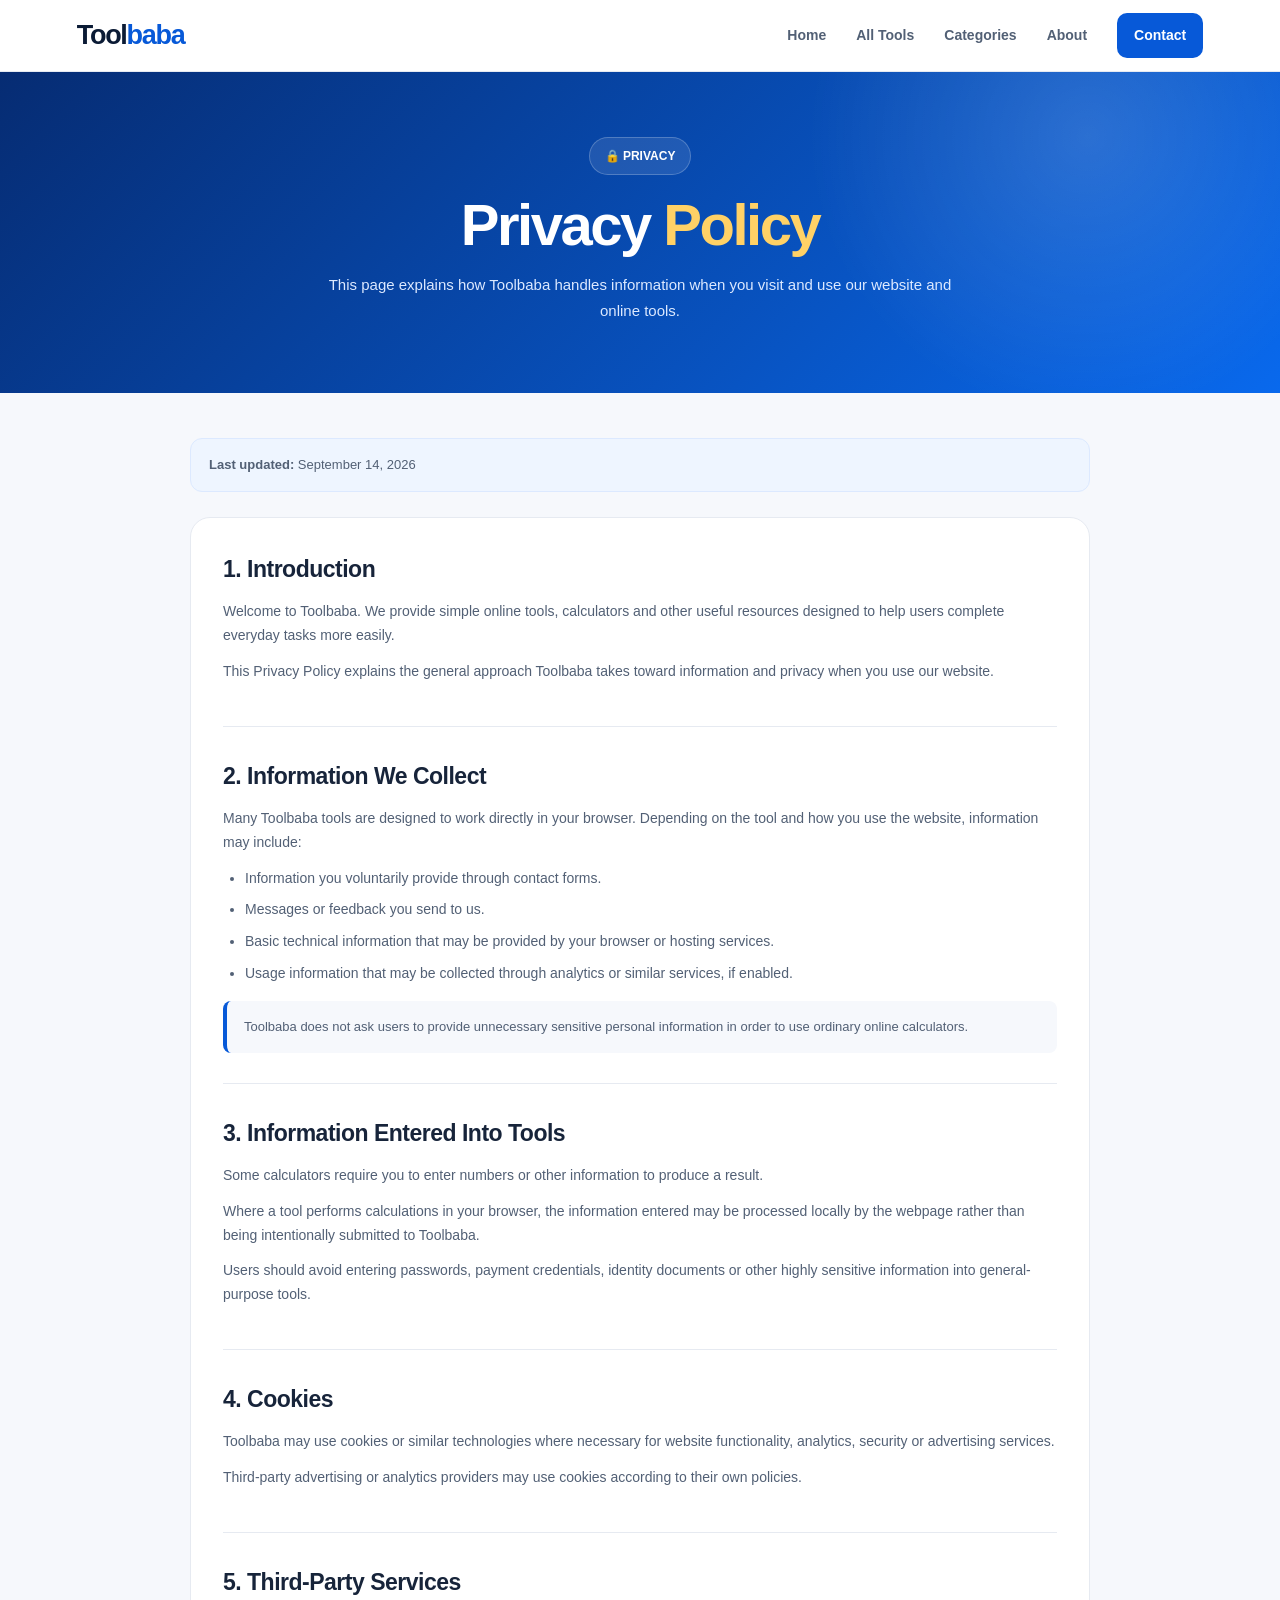
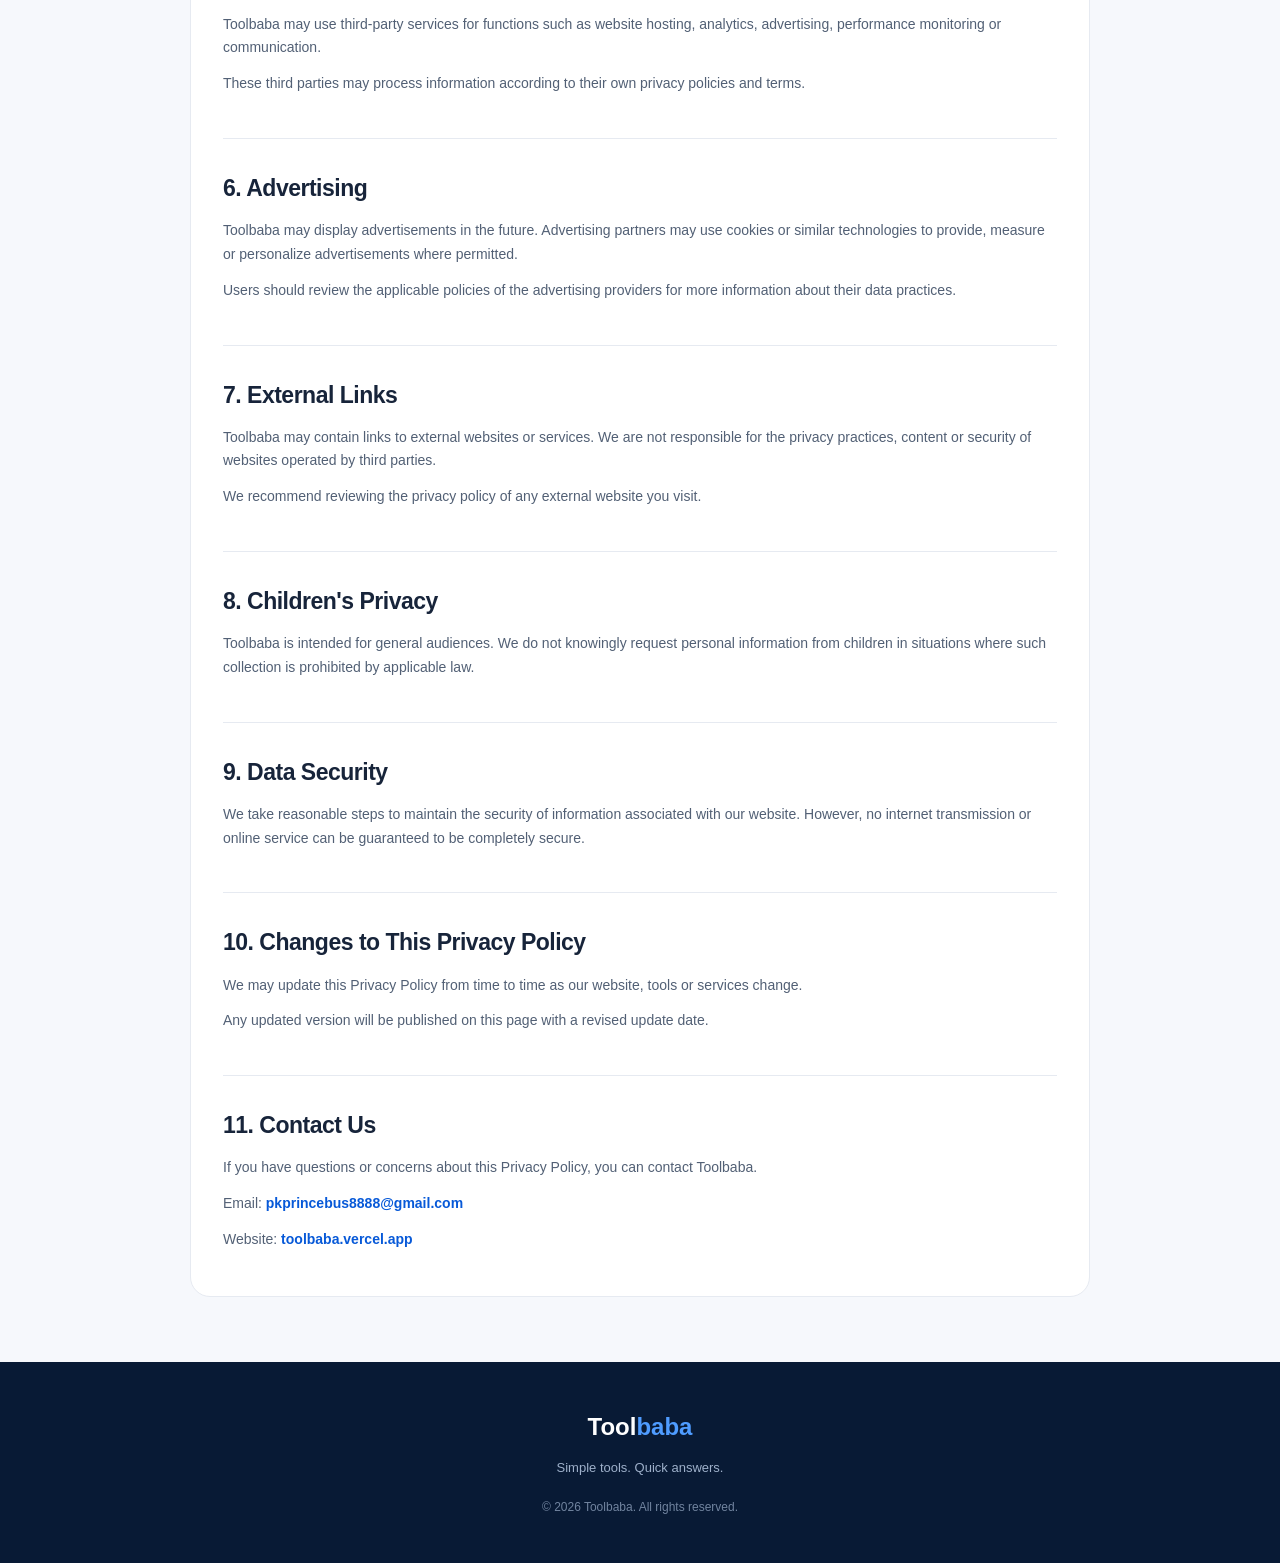
<file: privacy-policy.html>
<!DOCTYPE html>
<html lang="en">
<head>

<meta charset="UTF-8">
<meta name="viewport" content="width=device-width, initial-scale=1.0">

<title>Privacy Policy | Toolbaba</title>

<meta name="description" content="Read the Toolbaba Privacy Policy to understand how information is handled when you use our online tools and website.">

<meta name="author" content="Toolbaba">
<meta name="robots" content="index, follow">

<link rel="canonical" href="https://toolbaba.vercel.app/privacy-policy.html">

<meta property="og:title" content="Privacy Policy | Toolbaba">
<meta property="og:description" content="Learn how Toolbaba handles information and protects user privacy.">
<meta property="og:type" content="website">
<meta property="og:url" content="https://toolbaba.vercel.app/privacy-policy.html">

<style>

*{
  margin:0;
  padding:0;
  box-sizing:border-box;
}

:root{
  --blue:#0759d8;
  --dark:#0b1b35;
  --text:#17243a;
  --muted:#69778d;
  --bg:#f6f8fc;
  --border:#e6eaf1;
}

body{
  font-family:Inter,Arial,sans-serif;
  background:var(--bg);
  color:var(--text);
  line-height:1.7;
}


/* HEADER */

header{
  height:72px;
  background:#fff;
  border-bottom:1px solid var(--border);
  display:flex;
  align-items:center;
  justify-content:space-between;
  padding:0 6%;
  position:sticky;
  top:0;
  z-index:1000;
}

.logo{
  font-size:27px;
  font-weight:900;
  letter-spacing:-1.3px;
  color:var(--dark);
}

.logo span{
  color:var(--blue);
}

.logo-link{
  text-decoration:none;
}

.nav{
  display:flex;
  align-items:center;
  gap:30px;
}

.nav a{
  text-decoration:none;
  color:#526075;
  font-size:14px;
  font-weight:700;
}

.nav a:hover{
  color:var(--blue);
}

.nav-btn{
  background:var(--blue)!important;
  color:#fff!important;
  padding:11px 17px;
  border-radius:10px;
}

.menu{
  display:none;
  width:43px;
  height:43px;
  border:1px solid var(--border);
  background:#fff;
  border-radius:10px;
  font-size:22px;
}


/* HERO */

.hero{
  background:
  radial-gradient(
    circle at 85% 20%,
    rgba(255,255,255,.14),
    transparent 25%
  ),
  linear-gradient(135deg,#062c73,#0969ed);

  padding:65px 20px 70px;
  color:#fff;
  text-align:center;
}

.badge{
  display:inline-block;
  padding:8px 15px;
  border:1px solid rgba(255,255,255,.22);
  background:rgba(255,255,255,.10);
  border-radius:30px;
  font-size:12px;
  font-weight:800;
  margin-bottom:20px;
}

.hero h1{
  font-size:clamp(38px,6vw,58px);
  line-height:1.05;
  letter-spacing:-2.5px;
  margin-bottom:16px;
}

.hero h1 span{
  color:#ffd166;
}

.hero p{
  max-width:650px;
  margin:auto;
  color:#dce9ff;
  font-size:15px;
}


/* CONTENT */

.container{
  width:min(900px,92%);
  margin:auto;
}

.policy{
  margin-top:45px;
}

.last-updated{
  background:#eef5ff;
  border:1px solid #dce9ff;
  color:#526075;
  padding:15px 18px;
  border-radius:12px;
  font-size:13px;
  margin-bottom:25px;
}

.card{
  background:#fff;
  border:1px solid var(--border);
  border-radius:20px;
  padding:32px;
}

.section{
  padding-bottom:30px;
  margin-bottom:30px;
  border-bottom:1px solid var(--border);
}

.section:last-child{
  border-bottom:0;
  margin-bottom:0;
  padding-bottom:0;
}

.section h2{
  font-size:23px;
  letter-spacing:-.5px;
  margin-bottom:11px;
}

.section p{
  color:#526075;
  font-size:14px;
  margin-bottom:12px;
}

.section ul{
  padding-left:22px;
  color:#526075;
  font-size:14px;
}

.section li{
  margin-bottom:8px;
}

.section a{
  color:var(--blue);
  text-decoration:none;
  font-weight:700;
}

.highlight{
  background:#f6f8fc;
  border-left:4px solid var(--blue);
  padding:15px 17px;
  border-radius:8px;
  margin-top:15px;
  color:#526075;
  font-size:13px;
}


/* FOOTER */

footer{
  margin-top:65px;
  background:#081a35;
  color:#9eb0ca;
  padding:45px 20px;
  text-align:center;
}

.footer-logo{
  color:#fff;
  font-size:24px;
  font-weight:900;
  margin-bottom:10px;
}

.footer-logo span{
  color:#4f9cff;
}

footer p{
  font-size:13px;
  margin-bottom:18px;
}

.copyright{
  font-size:12px;
  color:#71849f;
}


/* MOBILE */

@media(max-width:850px){

  header{
    padding:0 20px;
  }

  .menu{
    display:block;
    cursor:pointer;
  }

  .nav{
    display:none;
    position:absolute;
    top:72px;
    left:0;
    width:100%;
    background:#fff;
    padding:20px;
    flex-direction:column;
    align-items:stretch;
    gap:4px;
    border-bottom:1px solid var(--border);
  }

  .nav.active{
    display:flex;
  }

  .nav a{
    padding:14px;
    border-radius:9px;
  }

  .nav-btn{
    text-align:center;
    margin-top:5px;
  }

  .hero{
    padding:52px 18px 60px;
  }

  .hero h1{
    font-size:40px;
  }

  .card{
    padding:23px;
    border-radius:18px;
  }

  .section h2{
    font-size:21px;
  }

}

</style>

</head>

<body>


<!-- HEADER -->

<header>

  <a href="index.html" class="logo-link">
    <div class="logo">
      Tool<span>baba</span>
    </div>
  </a>

  <button
    class="menu"
    onclick="toggleMenu()"
    aria-label="Open navigation menu">
    ☰
  </button>

  <nav class="nav" id="nav">

    <a href="index.html">
      Home
    </a>

    <a href="index.html#tools">
      All Tools
    </a>

    <a href="index.html#categories">
      Categories
    </a>

    <a href="about.html">
      About
    </a>

    <a href="contact.html" class="nav-btn">
      Contact
    </a>

  </nav>

</header>


<!-- HERO -->

<section class="hero">

  <div class="badge">
    🔒 PRIVACY
  </div>

  <h1>
    Privacy <span>Policy</span>
  </h1>

  <p>
    This page explains how Toolbaba handles information
    when you visit and use our website and online tools.
  </p>

</section>


<!-- CONTENT -->

<main class="container policy">

  <div class="last-updated">
    <strong>Last updated:</strong> September 14, 2026
  </div>


  <div class="card">


    <section class="section">

      <h2>1. Introduction</h2>

      <p>
        Welcome to Toolbaba. We provide simple online tools,
        calculators and other useful resources designed to
        help users complete everyday tasks more easily.
      </p>

      <p>
        This Privacy Policy explains the general approach
        Toolbaba takes toward information and privacy when
        you use our website.
      </p>

    </section>


    <section class="section">

      <h2>2. Information We Collect</h2>

      <p>
        Many Toolbaba tools are designed to work directly in
        your browser. Depending on the tool and how you use
        the website, information may include:
      </p>

      <ul>
        <li>Information you voluntarily provide through contact forms.</li>
        <li>Messages or feedback you send to us.</li>
        <li>Basic technical information that may be provided by your browser or hosting services.</li>
        <li>Usage information that may be collected through analytics or similar services, if enabled.</li>
      </ul>

      <div class="highlight">
        Toolbaba does not ask users to provide unnecessary
        sensitive personal information in order to use
        ordinary online calculators.
      </div>

    </section>


    <section class="section">

      <h2>3. Information Entered Into Tools</h2>

      <p>
        Some calculators require you to enter numbers or
        other information to produce a result.
      </p>

      <p>
        Where a tool performs calculations in your browser,
        the information entered may be processed locally by
        the webpage rather than being intentionally submitted
        to Toolbaba.
      </p>

      <p>
        Users should avoid entering passwords, payment
        credentials, identity documents or other highly
        sensitive information into general-purpose tools.
      </p>

    </section>


    <section class="section">

      <h2>4. Cookies</h2>

      <p>
        Toolbaba may use cookies or similar technologies
        where necessary for website functionality, analytics,
        security or advertising services.
      </p>

      <p>
        Third-party advertising or analytics providers may
        use cookies according to their own policies.
      </p>

    </section>


    <section class="section">

      <h2>5. Third-Party Services</h2>

      <p>
        Toolbaba may use third-party services for functions
        such as website hosting, analytics, advertising,
        performance monitoring or communication.
      </p>

      <p>
        These third parties may process information according
        to their own privacy policies and terms.
      </p>

    </section>


    <section class="section">

      <h2>6. Advertising</h2>

      <p>
        Toolbaba may display advertisements in the future.
        Advertising partners may use cookies or similar
        technologies to provide, measure or personalize
        advertisements where permitted.
      </p>

      <p>
        Users should review the applicable policies of the
        advertising providers for more information about
        their data practices.
      </p>

    </section>


    <section class="section">

      <h2>7. External Links</h2>

      <p>
        Toolbaba may contain links to external websites or
        services. We are not responsible for the privacy
        practices, content or security of websites operated
        by third parties.
      </p>

      <p>
        We recommend reviewing the privacy policy of any
        external website you visit.
      </p>

    </section>


    <section class="section">

      <h2>8. Children's Privacy</h2>

      <p>
        Toolbaba is intended for general audiences. We do not
        knowingly request personal information from children
        in situations where such collection is prohibited by
        applicable law.
      </p>

    </section>


    <section class="section">

      <h2>9. Data Security</h2>

      <p>
        We take reasonable steps to maintain the security of
        information associated with our website. However, no
        internet transmission or online service can be
        guaranteed to be completely secure.
      </p>

    </section>


    <section class="section">

      <h2>10. Changes to This Privacy Policy</h2>

      <p>
        We may update this Privacy Policy from time to time
        as our website, tools or services change.
      </p>

      <p>
        Any updated version will be published on this page
        with a revised update date.
      </p>

    </section>


    <section class="section">

      <h2>11. Contact Us</h2>

      <p>
        If you have questions or concerns about this Privacy
        Policy, you can contact Toolbaba.
      </p>

      <p>
        Email:
        <a href="mailto:pkprincebus8888@gmail.com">
          pkprincebus8888@gmail.com
        </a>
      </p>

      <p>
        Website:
        <a href="https://toolbaba.vercel.app/">
          toolbaba.vercel.app
        </a>
      </p>

    </section>


  </div>

</main>


<!-- FOOTER -->

<footer>

  <div class="footer-logo">
    Tool<span>baba</span>
  </div>

  <p>
    Simple tools. Quick answers.
  </p>

  <div class="copyright">
    © 2026 Toolbaba. All rights reserved.
  </div>

</footer>


<script>

function toggleMenu(){

  document
    .getElementById("nav")
    .classList
    .toggle("active");

}

</script>


</body>
</html>
</file>
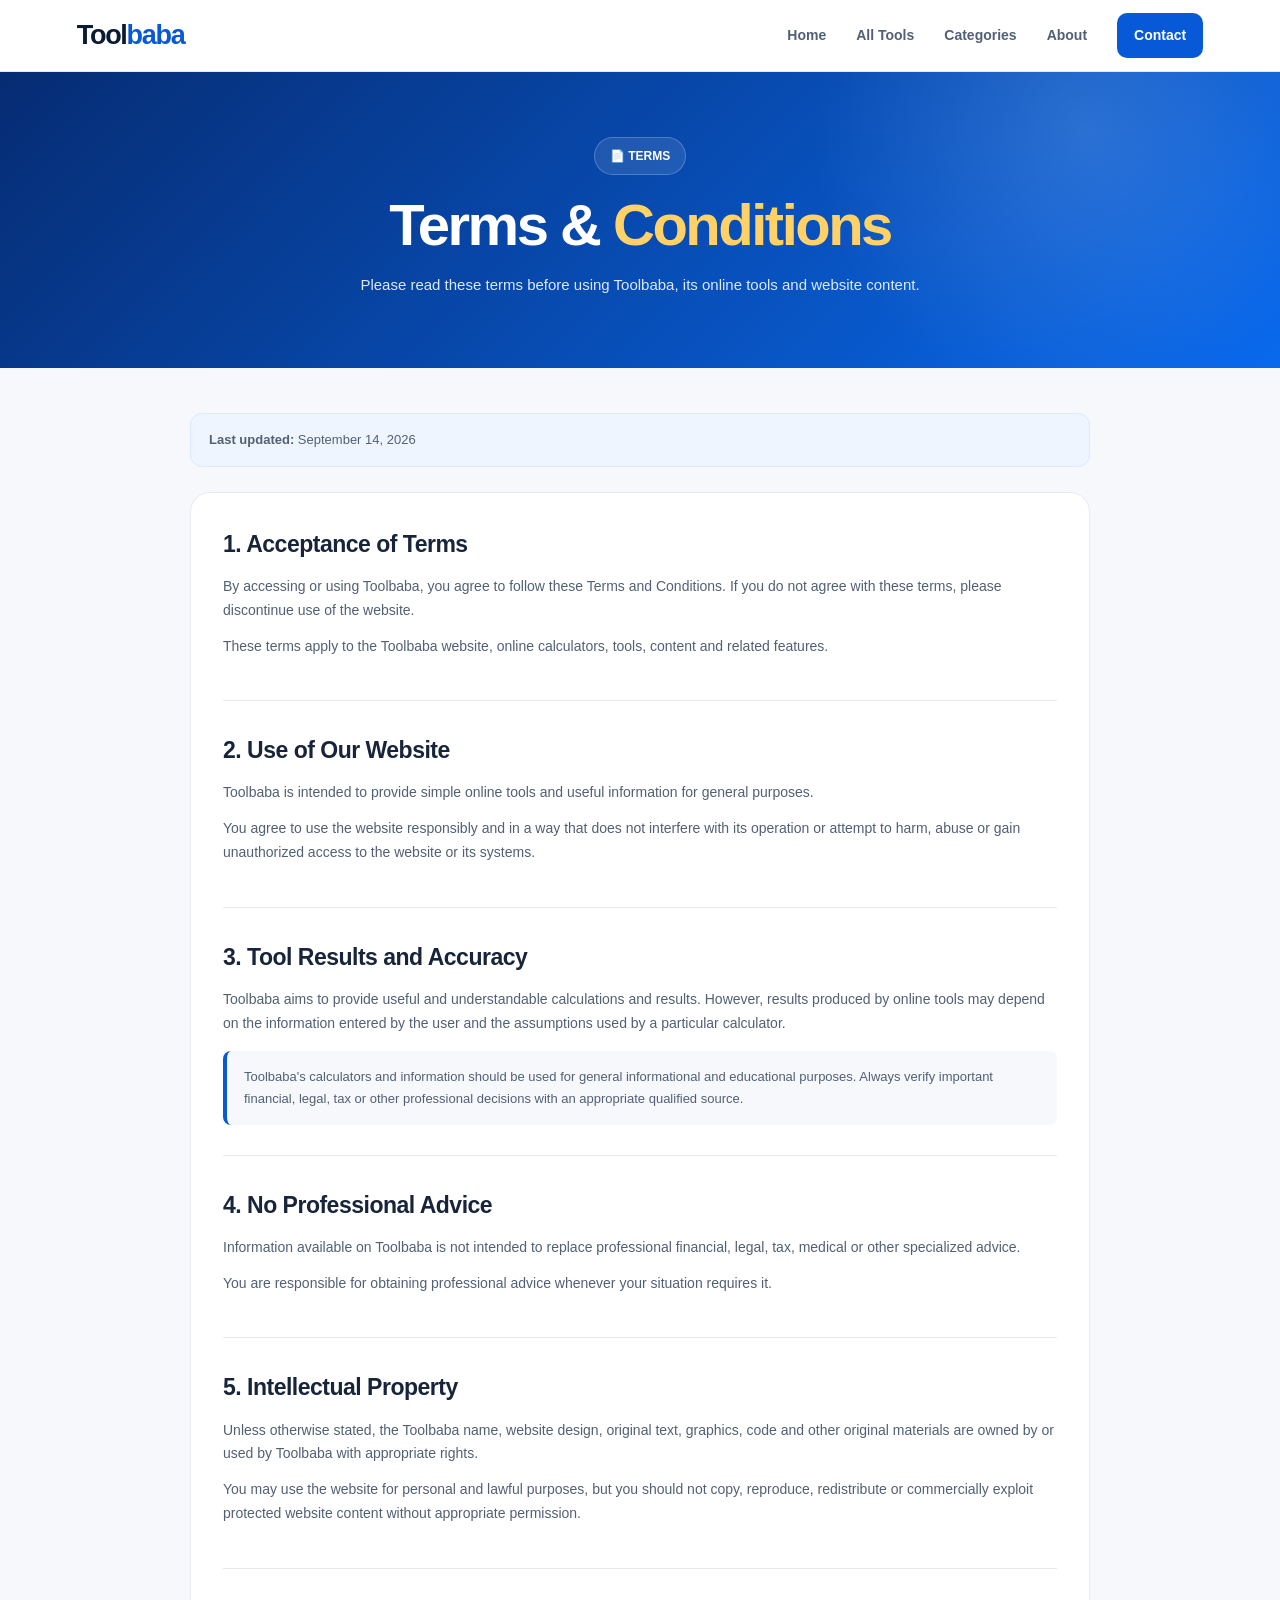
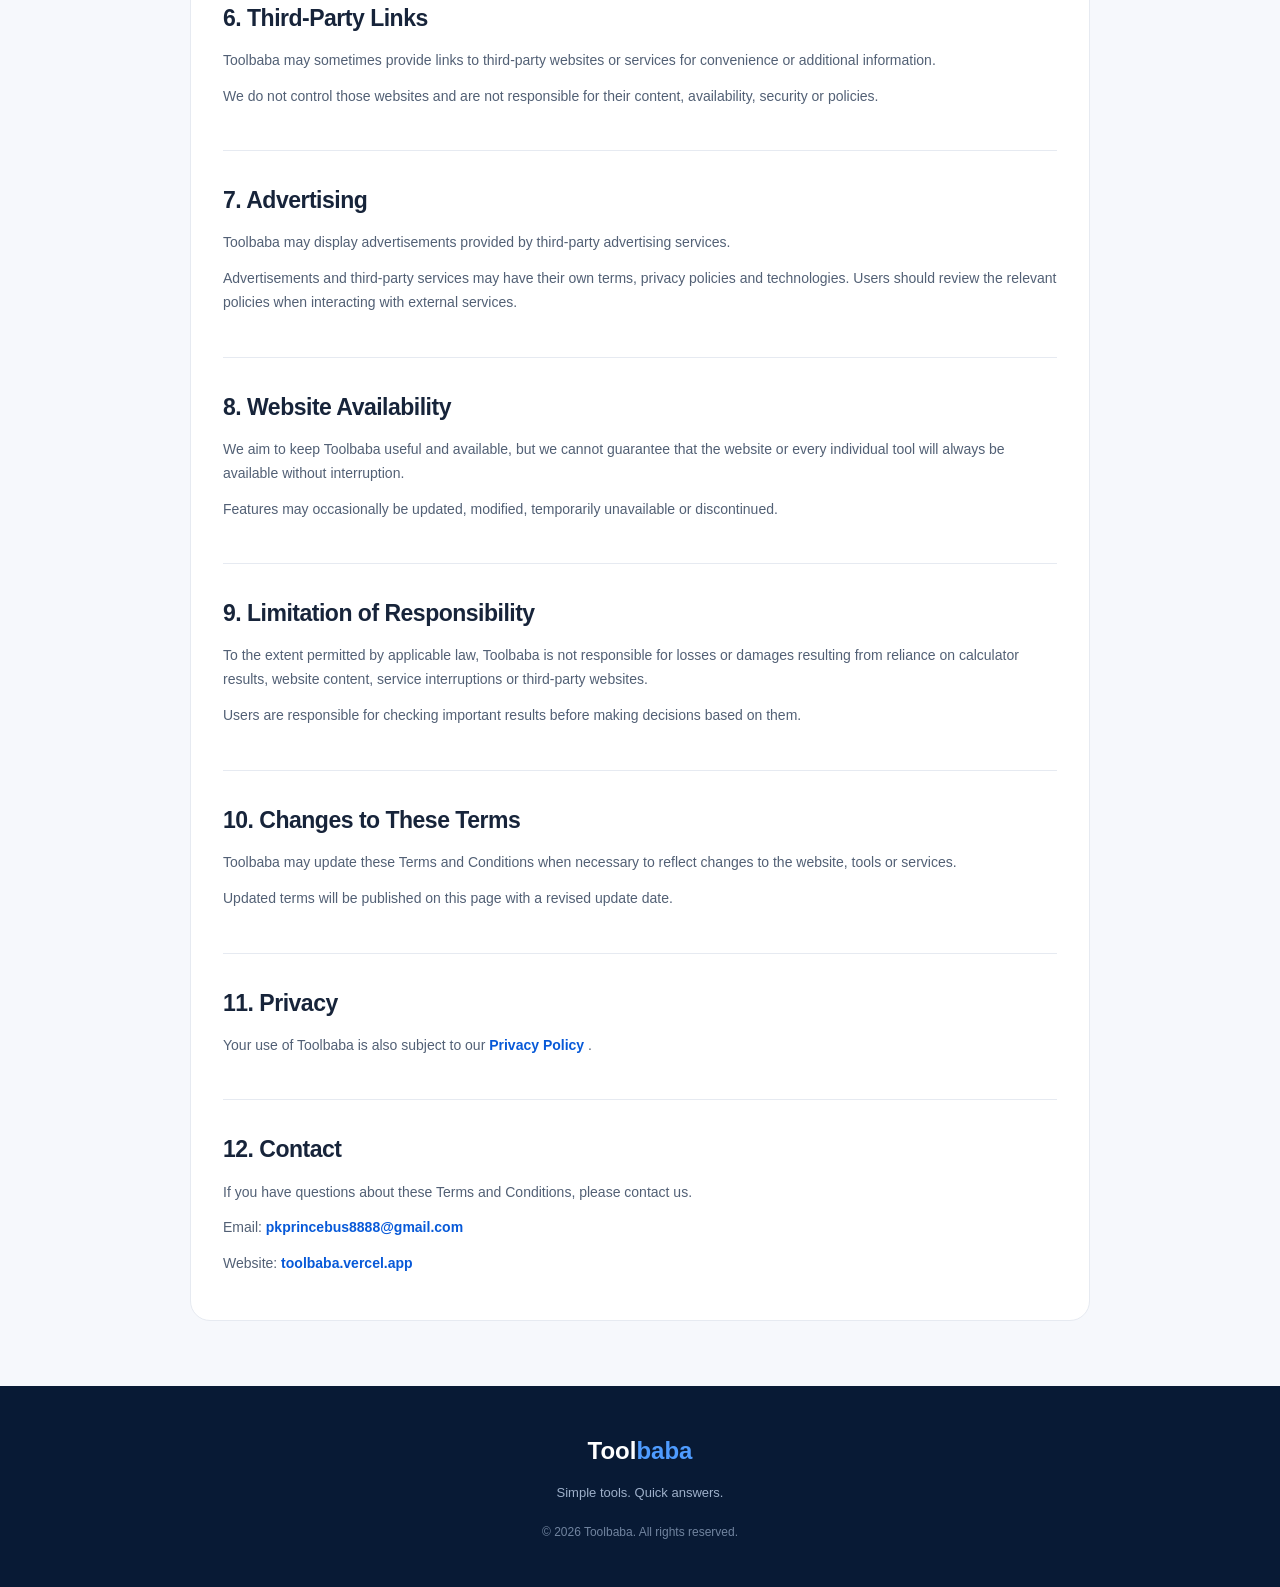
<file: terms.html>
<!DOCTYPE html>
<html lang="en">
<head>

<meta charset="UTF-8">
<meta name="viewport" content="width=device-width, initial-scale=1.0">

<title>Terms & Conditions | Toolbaba</title>

<meta name="description" content="Read the Terms and Conditions for using Toolbaba online tools, calculators and website services.">

<meta name="author" content="Toolbaba">
<meta name="robots" content="index, follow">

<link rel="canonical" href="https://toolbaba.vercel.app/terms.html">

<meta property="og:title" content="Terms & Conditions | Toolbaba">
<meta property="og:description" content="Terms and conditions for using Toolbaba online tools and website.">
<meta property="og:type" content="website">
<meta property="og:url" content="https://toolbaba.vercel.app/terms.html">

<style>

*{
  margin:0;
  padding:0;
  box-sizing:border-box;
}

:root{
  --blue:#0759d8;
  --dark:#0b1b35;
  --text:#17243a;
  --muted:#69778d;
  --bg:#f6f8fc;
  --border:#e6eaf1;
}

body{
  font-family:Inter,Arial,sans-serif;
  background:var(--bg);
  color:var(--text);
  line-height:1.7;
}

/* HEADER */

header{
  height:72px;
  background:#fff;
  border-bottom:1px solid var(--border);
  display:flex;
  align-items:center;
  justify-content:space-between;
  padding:0 6%;
  position:sticky;
  top:0;
  z-index:1000;
}

.logo{
  font-size:27px;
  font-weight:900;
  letter-spacing:-1.3px;
  color:var(--dark);
}

.logo span{
  color:var(--blue);
}

.logo-link{
  text-decoration:none;
}

.nav{
  display:flex;
  align-items:center;
  gap:30px;
}

.nav a{
  text-decoration:none;
  color:#526075;
  font-size:14px;
  font-weight:700;
}

.nav a:hover{
  color:var(--blue);
}

.nav-btn{
  background:var(--blue)!important;
  color:#fff!important;
  padding:11px 17px;
  border-radius:10px;
}

.menu{
  display:none;
  width:43px;
  height:43px;
  border:1px solid var(--border);
  background:#fff;
  border-radius:10px;
  font-size:22px;
}

/* HERO */

.hero{
  background:
  radial-gradient(
    circle at 85% 20%,
    rgba(255,255,255,.14),
    transparent 25%
  ),
  linear-gradient(135deg,#062c73,#0969ed);

  padding:65px 20px 70px;
  color:#fff;
  text-align:center;
}

.badge{
  display:inline-block;
  padding:8px 15px;
  border:1px solid rgba(255,255,255,.22);
  background:rgba(255,255,255,.10);
  border-radius:30px;
  font-size:12px;
  font-weight:800;
  margin-bottom:20px;
}

.hero h1{
  font-size:clamp(38px,6vw,58px);
  line-height:1.05;
  letter-spacing:-2.5px;
  margin-bottom:16px;
}

.hero h1 span{
  color:#ffd166;
}

.hero p{
  max-width:650px;
  margin:auto;
  color:#dce9ff;
  font-size:15px;
}

/* CONTENT */

.container{
  width:min(900px,92%);
  margin:auto;
}

.terms{
  margin-top:45px;
}

.last-updated{
  background:#eef5ff;
  border:1px solid #dce9ff;
  color:#526075;
  padding:15px 18px;
  border-radius:12px;
  font-size:13px;
  margin-bottom:25px;
}

.card{
  background:#fff;
  border:1px solid var(--border);
  border-radius:20px;
  padding:32px;
}

.section{
  padding-bottom:30px;
  margin-bottom:30px;
  border-bottom:1px solid var(--border);
}

.section:last-child{
  border-bottom:0;
  margin-bottom:0;
  padding-bottom:0;
}

.section h2{
  font-size:23px;
  letter-spacing:-.5px;
  margin-bottom:11px;
}

.section p{
  color:#526075;
  font-size:14px;
  margin-bottom:12px;
}

.section ul{
  padding-left:22px;
  color:#526075;
  font-size:14px;
}

.section li{
  margin-bottom:8px;
}

.section a{
  color:var(--blue);
  text-decoration:none;
  font-weight:700;
}

.highlight{
  background:#f6f8fc;
  border-left:4px solid var(--blue);
  padding:15px 17px;
  border-radius:8px;
  margin-top:15px;
  color:#526075;
  font-size:13px;
}

/* FOOTER */

footer{
  margin-top:65px;
  background:#081a35;
  color:#9eb0ca;
  padding:45px 20px;
  text-align:center;
}

.footer-logo{
  color:#fff;
  font-size:24px;
  font-weight:900;
  margin-bottom:10px;
}

.footer-logo span{
  color:#4f9cff;
}

footer p{
  font-size:13px;
  margin-bottom:18px;
}

.copyright{
  font-size:12px;
  color:#71849f;
}

/* MOBILE */

@media(max-width:850px){

  header{
    padding:0 20px;
  }

  .menu{
    display:block;
    cursor:pointer;
  }

  .nav{
    display:none;
    position:absolute;
    top:72px;
    left:0;
    width:100%;
    background:#fff;
    padding:20px;
    flex-direction:column;
    align-items:stretch;
    gap:4px;
    border-bottom:1px solid var(--border);
  }

  .nav.active{
    display:flex;
  }

  .nav a{
    padding:14px;
    border-radius:9px;
  }

  .nav-btn{
    text-align:center;
    margin-top:5px;
  }

  .hero{
    padding:52px 18px 60px;
  }

  .hero h1{
    font-size:40px;
  }

  .card{
    padding:23px;
    border-radius:18px;
  }

  .section h2{
    font-size:21px;
  }

}

</style>

</head>

<body>

<!-- HEADER -->

<header>

  <a href="index.html" class="logo-link">
    <div class="logo">
      Tool<span>baba</span>
    </div>
  </a>

  <button
    class="menu"
    onclick="toggleMenu()"
    aria-label="Open navigation menu">
    ☰
  </button>

  <nav class="nav" id="nav">

    <a href="index.html">
      Home
    </a>

    <a href="index.html#tools">
      All Tools
    </a>

    <a href="index.html#categories">
      Categories
    </a>

    <a href="about.html">
      About
    </a>

    <a href="contact.html" class="nav-btn">
      Contact
    </a>

  </nav>

</header>


<!-- HERO -->

<section class="hero">

  <div class="badge">
    📄 TERMS
  </div>

  <h1>
    Terms & <span>Conditions</span>
  </h1>

  <p>
    Please read these terms before using Toolbaba,
    its online tools and website content.
  </p>

</section>


<!-- CONTENT -->

<main class="container terms">

  <div class="last-updated">
    <strong>Last updated:</strong> September 14, 2026
  </div>

  <div class="card">

    <section class="section">

      <h2>1. Acceptance of Terms</h2>

      <p>
        By accessing or using Toolbaba, you agree to follow
        these Terms and Conditions. If you do not agree with
        these terms, please discontinue use of the website.
      </p>

      <p>
        These terms apply to the Toolbaba website, online
        calculators, tools, content and related features.
      </p>

    </section>


    <section class="section">

      <h2>2. Use of Our Website</h2>

      <p>
        Toolbaba is intended to provide simple online tools
        and useful information for general purposes.
      </p>

      <p>
        You agree to use the website responsibly and in a way
        that does not interfere with its operation or attempt
        to harm, abuse or gain unauthorized access to the
        website or its systems.
      </p>

    </section>


    <section class="section">

      <h2>3. Tool Results and Accuracy</h2>

      <p>
        Toolbaba aims to provide useful and understandable
        calculations and results. However, results produced
        by online tools may depend on the information entered
        by the user and the assumptions used by a particular
        calculator.
      </p>

      <div class="highlight">
        Toolbaba's calculators and information should be used
        for general informational and educational purposes.
        Always verify important financial, legal, tax or other
        professional decisions with an appropriate qualified
        source.
      </div>

    </section>


    <section class="section">

      <h2>4. No Professional Advice</h2>

      <p>
        Information available on Toolbaba is not intended to
        replace professional financial, legal, tax, medical
        or other specialized advice.
      </p>

      <p>
        You are responsible for obtaining professional advice
        whenever your situation requires it.
      </p>

    </section>


    <section class="section">

      <h2>5. Intellectual Property</h2>

      <p>
        Unless otherwise stated, the Toolbaba name, website
        design, original text, graphics, code and other
        original materials are owned by or used by Toolbaba
        with appropriate rights.
      </p>

      <p>
        You may use the website for personal and lawful
        purposes, but you should not copy, reproduce,
        redistribute or commercially exploit protected
        website content without appropriate permission.
      </p>

    </section>


    <section class="section">

      <h2>6. Third-Party Links</h2>

      <p>
        Toolbaba may sometimes provide links to third-party
        websites or services for convenience or additional
        information.
      </p>

      <p>
        We do not control those websites and are not
        responsible for their content, availability,
        security or policies.
      </p>

    </section>


    <section class="section">

      <h2>7. Advertising</h2>

      <p>
        Toolbaba may display advertisements provided by
        third-party advertising services.
      </p>

      <p>
        Advertisements and third-party services may have
        their own terms, privacy policies and technologies.
        Users should review the relevant policies when
        interacting with external services.
      </p>

    </section>


    <section class="section">

      <h2>8. Website Availability</h2>

      <p>
        We aim to keep Toolbaba useful and available, but we
        cannot guarantee that the website or every individual
        tool will always be available without interruption.
      </p>

      <p>
        Features may occasionally be updated, modified,
        temporarily unavailable or discontinued.
      </p>

    </section>


    <section class="section">

      <h2>9. Limitation of Responsibility</h2>

      <p>
        To the extent permitted by applicable law, Toolbaba
        is not responsible for losses or damages resulting
        from reliance on calculator results, website content,
        service interruptions or third-party websites.
      </p>

      <p>
        Users are responsible for checking important results
        before making decisions based on them.
      </p>

    </section>


    <section class="section">

      <h2>10. Changes to These Terms</h2>

      <p>
        Toolbaba may update these Terms and Conditions when
        necessary to reflect changes to the website, tools
        or services.
      </p>

      <p>
        Updated terms will be published on this page with a
        revised update date.
      </p>

    </section>


    <section class="section">

      <h2>11. Privacy</h2>

      <p>
        Your use of Toolbaba is also subject to our
        <a href="privacy-policy.html">
          Privacy Policy
        </a>.
      </p>

    </section>


    <section class="section">

      <h2>12. Contact</h2>

      <p>
        If you have questions about these Terms and
        Conditions, please contact us.
      </p>

      <p>
        Email:
        <a href="mailto:pkprincebus8888@gmail.com">
          pkprincebus8888@gmail.com
        </a>
      </p>

      <p>
        Website:
        <a href="https://toolbaba.vercel.app/">
          toolbaba.vercel.app
        </a>
      </p>

    </section>

  </div>

</main>


<!-- FOOTER -->

<footer>

  <div class="footer-logo">
    Tool<span>baba</span>
  </div>

  <p>
    Simple tools. Quick answers.
  </p>

  <div class="copyright">
    © 2026 Toolbaba. All rights reserved.
  </div>

</footer>


<script>

function toggleMenu(){

  document
    .getElementById("nav")
    .classList
    .toggle("active");

}

</script>

</body>
</html>
</file>
